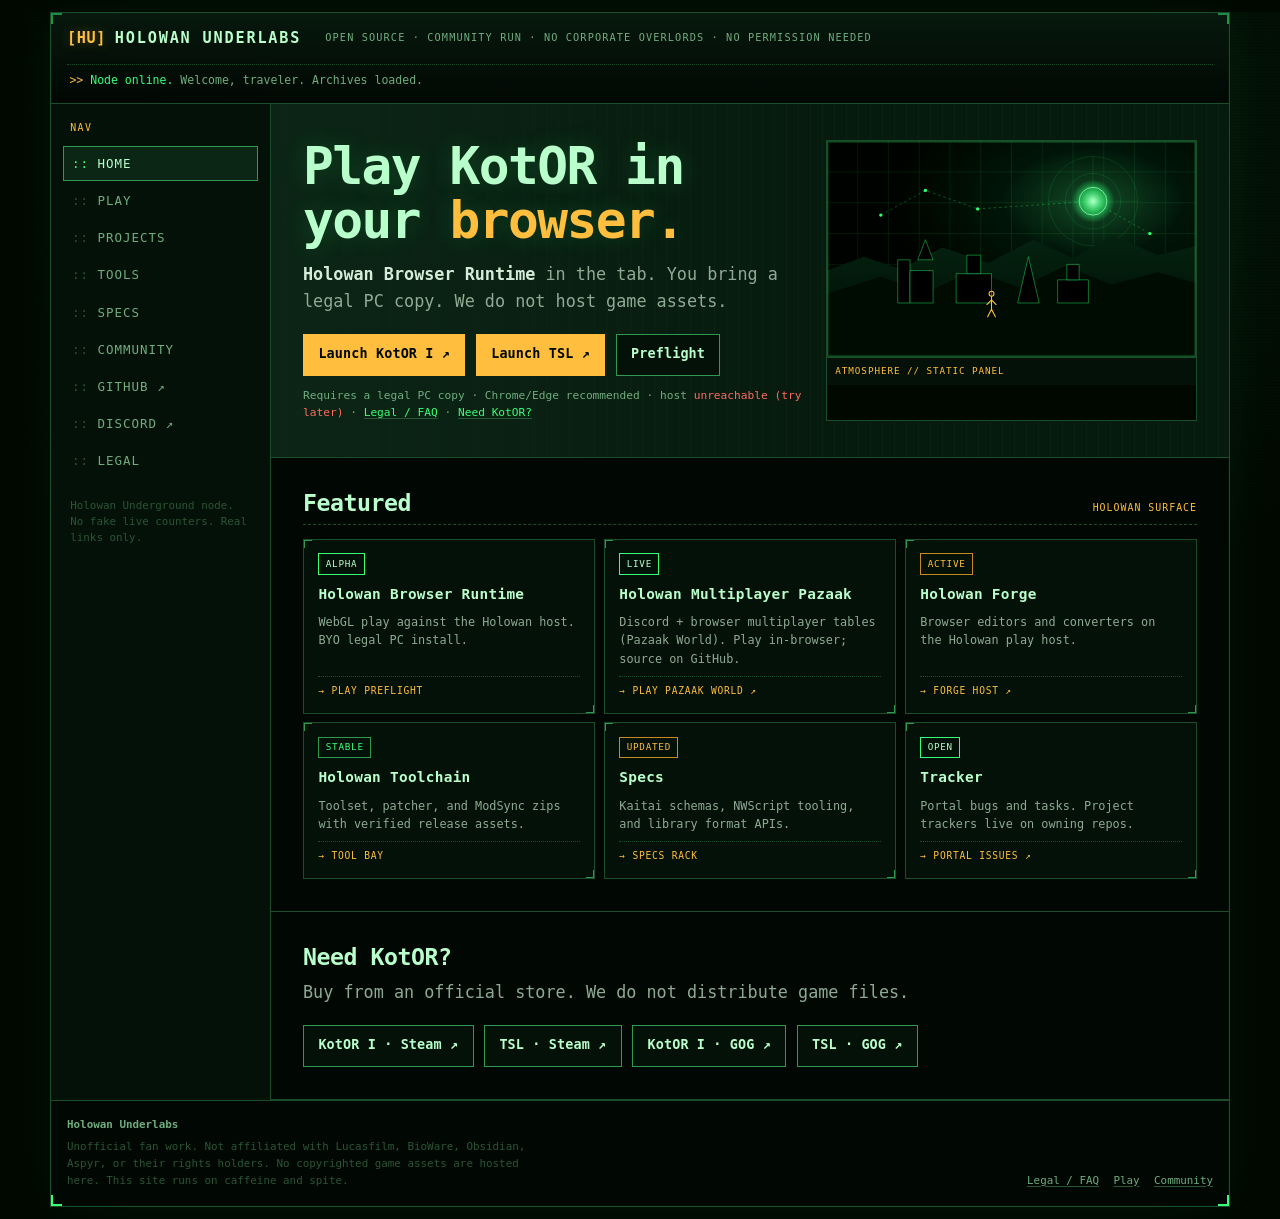
<file: site/index.html>
<!doctype html>
<html lang="en">
<head>
  <meta charset="utf-8">
  <meta name="viewport" content="width=device-width, initial-scale=1">
  <meta name="theme-color" content="#010402">
  <meta name="description" content="Holowan Underlabs — underground tooling, browser play, and experiments. Bring your own legal PC install.">
  <meta name="robots" content="index, follow">
  <meta property="og:type" content="website">
  <meta property="og:site_name" content="Holowan Underlabs">
  <meta property="og:title" content="Holowan Underlabs">
  <meta property="og:description" content="Open source · community run · browser play with your legal PC install.">
  <meta name="twitter:card" content="summary">
  <title>Holowan Underlabs</title>
  <link rel="icon" href="assets/favicon.svg" type="image/svg+xml">
  <link rel="stylesheet" href="css/terminal.css">
  <script defer src="js/site.js"></script>
</head>
<body>
  <a class="skip-link" href="#main">Skip to content</a>

  <div class="site-shell">
    <header class="top-bar">
      <a class="brand" href="index.html" aria-label="Holowan Underlabs home">
        <span class="brand-mark">[HU]</span>
        <span>Holowan Underlabs</span>
      </a>
      <p class="slogan">Open source · community run · no corporate overlords · no permission needed</p>
      <p class="access-line"><span class="boot-ok">Node online.</span> Welcome, traveler. Archives loaded.</p>
    </header>

    <div class="deck">
      <aside class="rail" aria-label="Site navigation">
        <p class="rail-label">Nav</p>
        <nav class="primary-nav" aria-label="Primary navigation">
          <a href="index.html">Home</a>
          <a class="nav-play" href="play.html">Play</a>
          <a href="projects.html">Projects</a>
          <a href="tools.html">Tools</a>
          <a href="specs.html">Specs</a>
          <a href="contact.html">Community</a>
          <a href="https://github.com/oldrepublicwizard/holowan-underlabs" target="_blank" rel="noopener noreferrer">GitHub ↗</a>
          <a href="https://discord.gg/FGegxdeDVV" target="_blank" rel="noopener noreferrer">Discord ↗</a>
          <a href="legal.html">Legal</a>
        </nav>
        <p class="rail-note">Holowan Underground node. No fake live counters. Real links only.</p>
      </aside>

      <div class="stage">
        <main id="main">
          <section class="hero-strip" aria-labelledby="hero-title">
            <div class="hero-copy">
              <h1 id="hero-title">Play KotOR in your <em>browser.</em></h1>
              <p class="lede">
                <strong>Holowan Browser Runtime</strong> in the tab. You bring a legal PC copy.
                We do not host game assets.
              </p>
              <div class="actions">
                <a class="button button-primary" href="https://play.swkotor.net/game/?key=kotor" target="_blank" rel="noopener noreferrer">Launch KotOR I ↗</a>
                <a class="button button-primary" href="https://play.swkotor.net/game/?key=tsl" target="_blank" rel="noopener noreferrer">Launch TSL ↗</a>
                <a class="button" href="play.html">Preflight</a>
              </div>
              <p class="microcopy">
                Requires a legal PC copy · Chrome/Edge recommended
                · host <span data-runtime-reach></span>
                · <a href="legal.html">Legal / FAQ</a>
                · <a href="index.html#buy">Need KotOR?</a>
              </p>
            </div>
            <aside class="hero-atmosphere" aria-label="Atmosphere panel">
              <img
                class="atmosphere-art"
                src="assets/hero-atmosphere.svg"
                width="480"
                height="280"
                alt=""
                decoding="async"
              >
              <p class="atmosphere-caption">Atmosphere // static panel</p>
            </aside>
          </section>

          <section class="section" aria-labelledby="featured-title">
            <div class="section-head">
              <h2 id="featured-title">Featured</h2>
              <span class="tag">Holowan surface</span>
            </div>
            <div class="project-grid">
              <a class="project-card" href="play.html">
                <span class="status-pill is-online">Alpha</span>
                <h3>Holowan Browser Runtime</h3>
                <p>WebGL play against the Holowan host. BYO legal PC install.</p>
                <span class="card-dest">→ Play preflight</span>
              </a>
              <a class="project-card" href="https://oldrepublicwizard.github.io/pazaak-world/" target="_blank" rel="noopener noreferrer">
                <span class="status-pill is-online">Live</span>
                <h3>Holowan Multiplayer Pazaak</h3>
                <p>Discord + browser multiplayer tables (Pazaak World). Play in-browser; source on GitHub.</p>
                <span class="card-dest">→ Play Pazaak World ↗</span>
              </a>
              <a class="project-card" href="https://play.swkotor.net/forge/" target="_blank" rel="noopener noreferrer">
                <span class="status-pill is-active">Active</span>
                <h3>Holowan Forge</h3>
                <p>Browser editors and converters on the Holowan play host.</p>
                <span class="card-dest">→ Forge host ↗</span>
              </a>
              <a class="project-card" href="tools.html">
                <span class="status-pill">Stable</span>
                <h3>Holowan Toolchain</h3>
                <p>Toolset, patcher, and ModSync zips with verified release assets.</p>
                <span class="card-dest">→ Tool bay</span>
              </a>
              <a class="project-card" href="specs.html">
                <span class="status-pill is-active">Updated</span>
                <h3>Specs</h3>
                <p>Kaitai schemas, NWScript tooling, and library format APIs.</p>
                <span class="card-dest">→ Specs rack</span>
              </a>
              <a class="project-card" href="https://github.com/oldrepublicwizard/holowan-underlabs/issues" target="_blank" rel="noopener noreferrer">
                <span class="status-pill is-online">Open</span>
                <h3>Tracker</h3>
                <p>Portal bugs and tasks. Project trackers live on owning repos.</p>
                <span class="card-dest">→ Portal issues ↗</span>
              </a>
            </div>
          </section>

          <section class="section" id="buy" aria-labelledby="buy-title">
            <h2 id="buy-title">Need KotOR?</h2>
            <p class="lede" style="margin-top:0.5rem">Buy from an official store. We do not distribute game files.</p>
            <div class="actions">
              <a class="button" href="https://store.steampowered.com/app/32370/" target="_blank" rel="noopener noreferrer">KotOR I · Steam ↗</a>
              <a class="button" href="https://store.steampowered.com/app/208580/" target="_blank" rel="noopener noreferrer">TSL · Steam ↗</a>
              <a class="button" href="https://www.gog.com/en/game/star_wars_knights_of_the_old_republic" target="_blank" rel="noopener noreferrer">KotOR I · GOG ↗</a>
              <a class="button" href="https://www.gog.com/en/game/star_wars_knights_of_the_old_republic_ii_the_sith_lords" target="_blank" rel="noopener noreferrer">TSL · GOG ↗</a>
            </div>
          </section>
        </main>
      </div>
    </div>

    <footer class="site-footer">
      <div>
        <strong>Holowan Underlabs</strong>
        <p class="legal">Unofficial fan work. Not affiliated with Lucasfilm, BioWare, Obsidian, Aspyr, or their rights holders. No copyrighted game assets are hosted here. This site runs on caffeine and spite.</p>
      </div>
      <nav class="footer-links" aria-label="Footer navigation">
        <a href="legal.html">Legal / FAQ</a>
        <a href="play.html">Play</a>
        <a href="contact.html">Community</a>
      </nav>
    </footer>
  </div>
</body>
</html>
</file>
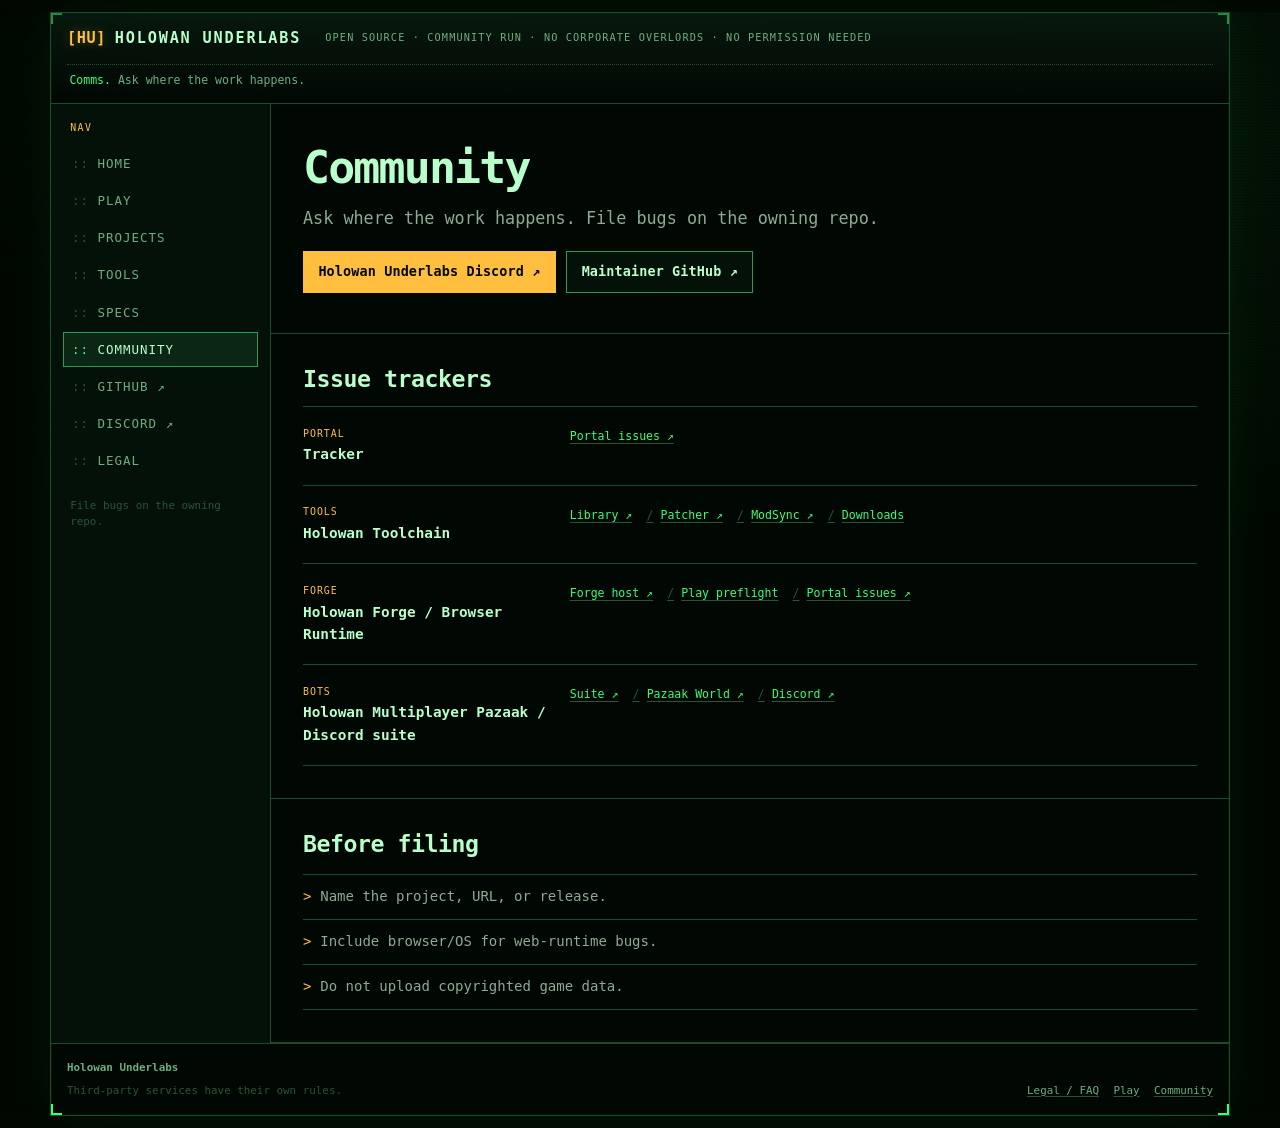
<file: site/contact.html>
<!doctype html>
<html lang="en">
<head>
  <meta charset="utf-8">
  <meta name="viewport" content="width=device-width, initial-scale=1">
  <meta name="theme-color" content="#010402">
  <meta name="description" content="Holowan Underlabs Discord and per-project issue trackers.">
  <title>Community — Holowan Underlabs</title>
  <link rel="icon" href="assets/favicon.svg" type="image/svg+xml">
  <link rel="stylesheet" href="css/terminal.css">
  <script defer src="js/site.js"></script>
</head>
<body>
  <a class="skip-link" href="#main">Skip to content</a>
  <div class="site-shell">
    <header class="top-bar">
      <a class="brand" href="index.html" aria-label="Holowan Underlabs home">
        <span class="brand-mark">[HU]</span>
        <span>Holowan Underlabs</span>
      </a>
      <p class="slogan">Open source · community run · no corporate overlords · no permission needed</p>
      <p class="access-line"><span>Comms.</span> Ask where the work happens.</p>
    </header>
    <div class="deck">
      <aside class="rail" aria-label="Site navigation">
        <p class="rail-label">Nav</p>
        <nav class="primary-nav" aria-label="Primary navigation">
          <a href="index.html">Home</a>
          <a class="nav-play" href="play.html">Play</a>
          <a href="projects.html">Projects</a>
          <a href="tools.html">Tools</a>
          <a href="specs.html">Specs</a>
          <a href="contact.html">Community</a>
          <a href="https://github.com/oldrepublicwizard/holowan-underlabs" target="_blank" rel="noopener noreferrer">GitHub ↗</a>
          <a href="https://discord.gg/FGegxdeDVV" target="_blank" rel="noopener noreferrer">Discord ↗</a>
          <a href="legal.html">Legal</a>
        </nav>
        <p class="rail-note">File bugs on the owning repo.</p>
      </aside>
      <div class="stage">
        <main id="main">
          <header class="page-hero">
            <h1>Community</h1>
            <p class="lede">Ask where the work happens. File bugs on the owning repo.</p>
            <div class="actions">
              <a class="button button-primary" href="https://discord.gg/FGegxdeDVV" target="_blank" rel="noopener noreferrer">Holowan Underlabs Discord ↗</a>
              <a class="button" href="https://github.com/oldrepublicwizard" target="_blank" rel="noopener noreferrer">Maintainer GitHub ↗</a>
            </div>
          </header>
          <section class="page-section resource-group">
            <h2>Issue trackers</h2>
            <div class="resource-list">
              <article class="resource-row">
                <div><span class="tag">Portal</span><h3>Tracker</h3></div>
                <div><p class="links"><a href="https://github.com/oldrepublicwizard/holowan-underlabs/issues">Portal issues ↗</a></p></div>
              </article>
              <article class="resource-row">
                <div><span class="tag">Tools</span><h3>Holowan Toolchain</h3></div>
                <div>
                  <p class="links">
                    <a href="https://github.com/oldrepublicwizard/PyKotor/issues" target="_blank" rel="noopener noreferrer">Library ↗</a>
                    <a href="https://github.com/oldrepublicwizard/HoloPatcher/issues" target="_blank" rel="noopener noreferrer">Patcher ↗</a>
                    <a href="https://github.com/oldrepublicwizard/ModSync/issues" target="_blank" rel="noopener noreferrer">ModSync ↗</a>
                    <a href="tools.html">Downloads</a>
                  </p>
                </div>
              </article>
              <article class="resource-row">
                <div><span class="tag">Forge</span><h3>Holowan Forge / Browser Runtime</h3></div>
                <div>
                  <p class="links">
                    <a href="https://play.swkotor.net/forge/" target="_blank" rel="noopener noreferrer">Forge host ↗</a>
                    <a href="play.html">Play preflight</a>
                    <a href="https://github.com/oldrepublicwizard/holowan-underlabs/issues" target="_blank" rel="noopener noreferrer">Portal issues ↗</a>
                  </p>
                </div>
              </article>
              <article class="resource-row">
                <div><span class="tag">Bots</span><h3>Holowan Multiplayer Pazaak / Discord suite</h3></div>
                <div>
                  <p class="links">
                    <a href="https://github.com/oldrepublicwizard/community-bots/issues" target="_blank" rel="noopener noreferrer">Suite ↗</a>
                    <a href="https://github.com/oldrepublicwizard/pazaak-world/issues" target="_blank" rel="noopener noreferrer">Pazaak World ↗</a>
                    <a href="https://discord.gg/FGegxdeDVV" target="_blank" rel="noopener noreferrer">Discord ↗</a>
                  </p>
                </div>
              </article>
            </div>
          </section>
          <section class="page-section">
            <h2>Before filing</h2>
            <ul class="plain-list">
              <li>Name the project, URL, or release.</li>
              <li>Include browser/OS for web-runtime bugs.</li>
              <li>Do not upload copyrighted game data.</li>
            </ul>
          </section>
        </main>
      </div>
    </div>
    <footer class="site-footer">
      <div>
        <strong>Holowan Underlabs</strong>
        <p class="legal">Third-party services have their own rules.</p>
      </div>
      <nav class="footer-links" aria-label="Footer navigation">
        <a href="legal.html">Legal / FAQ</a>
        <a href="play.html">Play</a>
        <a href="contact.html">Community</a>
      </nav>
    </footer>
  </div>
</body>
</html>
</file>
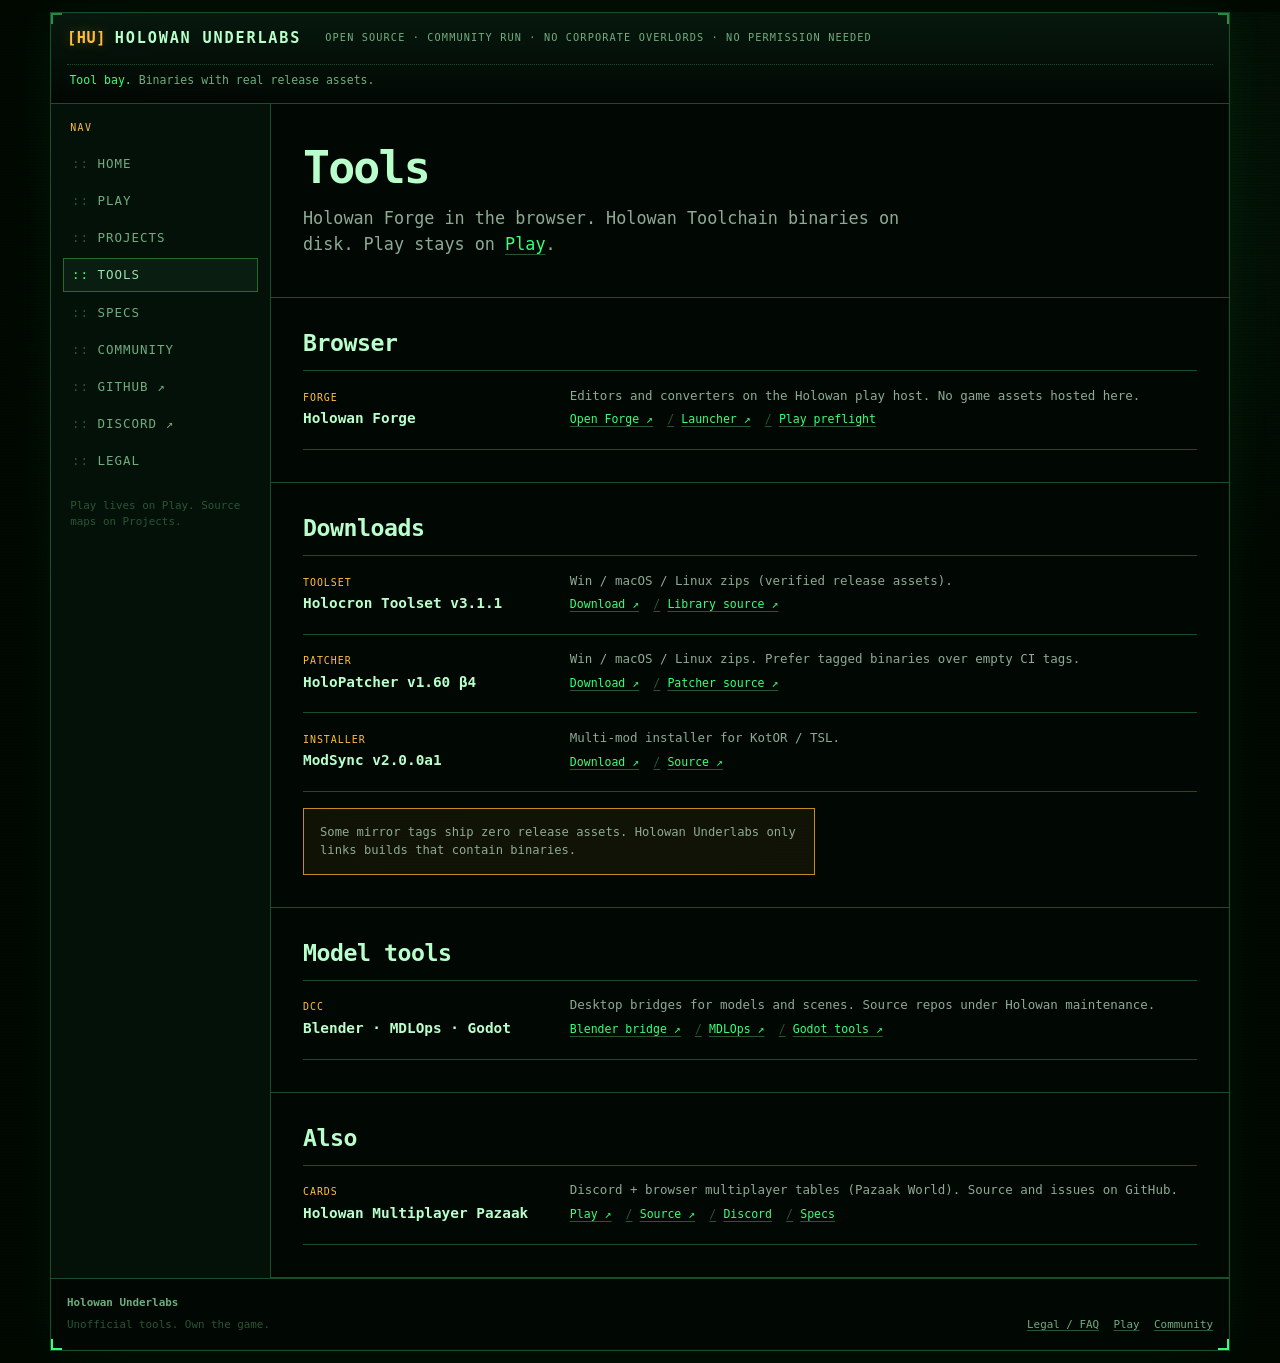
<file: site/downloads.html>
<!doctype html>
<html lang="en">
<head>
  <meta charset="utf-8">
  <meta name="viewport" content="width=device-width, initial-scale=1">
  <meta http-equiv="refresh" content="0; url=tools.html">
  <meta name="robots" content="noindex">
  <title>Redirecting to Tools — Holowan Underlabs</title>
  <link rel="icon" href="assets/favicon.svg" type="image/svg+xml">
  <link rel="stylesheet" href="css/terminal.css">
  <script defer src="js/site.js"></script>
</head>
<body>
  <a class="skip-link" href="#main">Skip to content</a>
  <div class="site-shell">
    <header class="top-bar">
      <a class="brand" href="index.html" aria-label="Holowan Underlabs home">
        <span class="brand-mark">[HU]</span>
        <span>Holowan Underlabs</span>
      </a>
      <p class="slogan">Open source · community run · no corporate overlords · no permission needed</p>
      <p class="access-line"><span>Redirect.</span> Tools bay.</p>
    </header>
    <div class="deck">
      <aside class="rail" aria-label="Site navigation">
        <p class="rail-label">Nav</p>
        <nav class="primary-nav" aria-label="Primary navigation">
          <a href="index.html">Home</a>
          <a class="nav-play" href="play.html">Play</a>
          <a href="projects.html">Projects</a>
          <a href="tools.html">Tools</a>
          <a href="specs.html">Specs</a>
          <a href="contact.html">Community</a>
          <a href="legal.html">Legal</a>
        </nav>
      </aside>
      <div class="stage">
        <main id="main">
          <header class="page-hero">
            <h1>Moved to Tools.</h1>
            <p class="lede">This path is kept for old bookmarks. Continue to <a href="tools.html">tools.html</a>.</p>
          </header>
        </main>
      </div>
    </div>
    <footer class="site-footer">
      <div>
        <strong>Holowan Underlabs</strong>
        <p class="legal">Bookmark redirect to Tools.</p>
      </div>
      <nav class="footer-links" aria-label="Footer navigation">
        <a href="legal.html">Legal / FAQ</a>
        <a href="play.html">Play</a>
        <a href="contact.html">Community</a>
      </nav>
    </footer>
  </div>
</body>
</html>
</file>
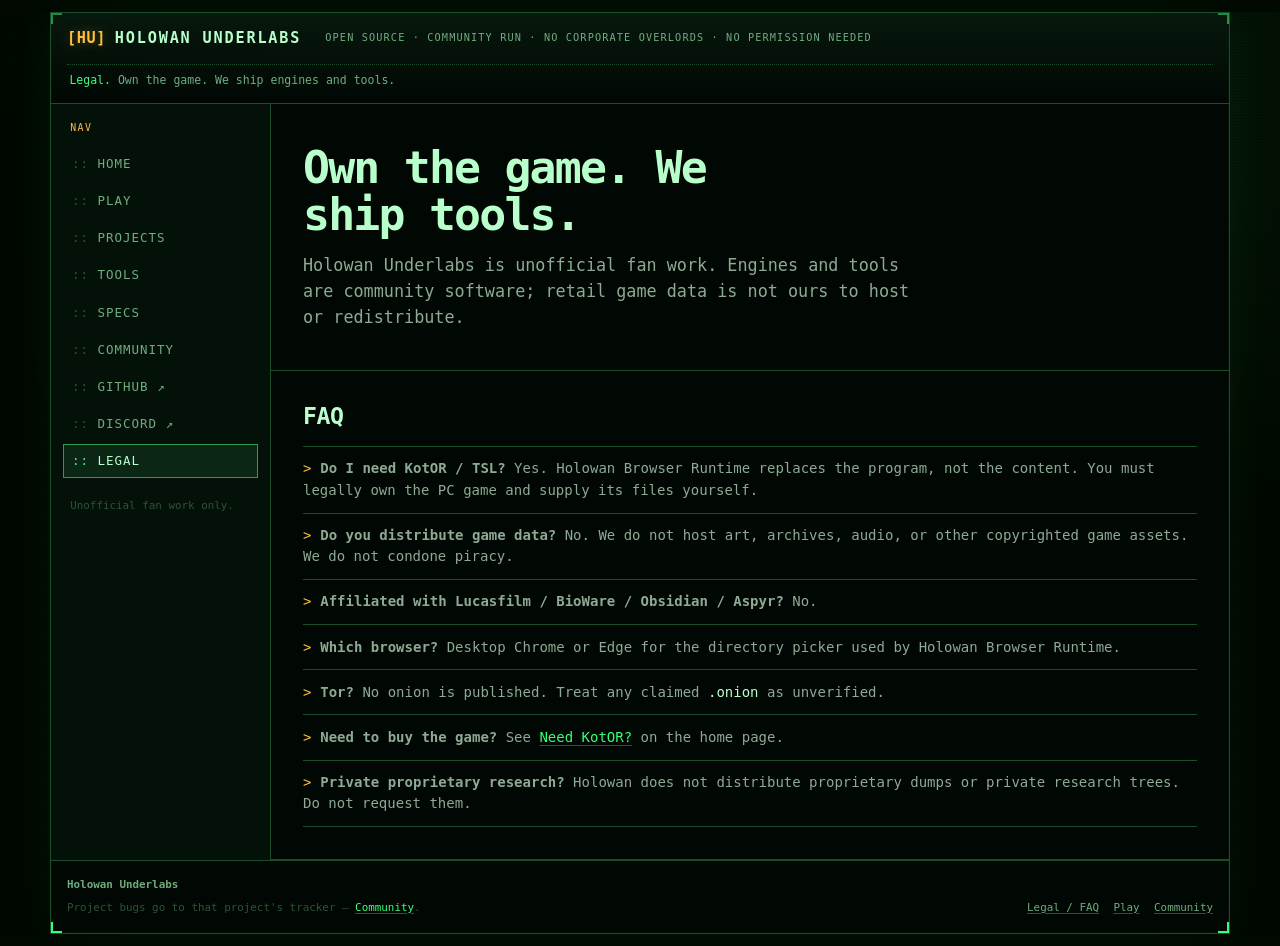
<file: site/legal.html>
<!doctype html>
<html lang="en">
<head>
  <meta charset="utf-8">
  <meta name="viewport" content="width=device-width, initial-scale=1">
  <meta name="theme-color" content="#010402">
  <meta name="description" content="Legal FAQ for Holowan Underlabs: own-game requirement, no asset hosting, affiliation.">
  <title>Legal and FAQ — Holowan Underlabs</title>
  <link rel="icon" href="assets/favicon.svg" type="image/svg+xml">
  <link rel="stylesheet" href="css/terminal.css">
  <script defer src="js/site.js"></script>
</head>
<body>
  <a class="skip-link" href="#main">Skip to content</a>
  <div class="site-shell">
    <header class="top-bar">
      <a class="brand" href="index.html" aria-label="Holowan Underlabs home">
        <span class="brand-mark">[HU]</span>
        <span>Holowan Underlabs</span>
      </a>
      <p class="slogan">Open source · community run · no corporate overlords · no permission needed</p>
      <p class="access-line"><span>Legal.</span> Own the game. We ship engines and tools.</p>
    </header>
    <div class="deck">
      <aside class="rail" aria-label="Site navigation">
        <p class="rail-label">Nav</p>
        <nav class="primary-nav" aria-label="Primary navigation">
          <a href="index.html">Home</a>
          <a class="nav-play" href="play.html">Play</a>
          <a href="projects.html">Projects</a>
          <a href="tools.html">Tools</a>
          <a href="specs.html">Specs</a>
          <a href="contact.html">Community</a>
          <a href="https://github.com/oldrepublicwizard/holowan-underlabs" target="_blank" rel="noopener noreferrer">GitHub ↗</a>
          <a href="https://discord.gg/FGegxdeDVV" target="_blank" rel="noopener noreferrer">Discord ↗</a>
          <a href="legal.html">Legal</a>
        </nav>
        <p class="rail-note">Unofficial fan work only.</p>
      </aside>
      <div class="stage">
        <main id="main">
          <header class="page-hero">
            <h1>Own the game. We ship tools.</h1>
            <p class="lede">
              Holowan Underlabs is unofficial fan work. Engines and tools are community software;
              retail game data is not ours to host or redistribute.
            </p>
          </header>
          <section class="page-section">
            <h2>FAQ</h2>
            <ul class="plain-list">
              <li><strong>Do I need KotOR / TSL?</strong> Yes. Holowan Browser Runtime replaces the program, not the content. You must legally own the PC game and supply its files yourself.</li>
              <li><strong>Do you distribute game data?</strong> No. We do not host art, archives, audio, or other copyrighted game assets. We do not condone piracy.</li>
              <li><strong>Affiliated with Lucasfilm / BioWare / Obsidian / Aspyr?</strong> No.</li>
              <li><strong>Which browser?</strong> Desktop Chrome or Edge for the directory picker used by Holowan Browser Runtime.</li>
              <li><strong>Tor?</strong> No onion is published. Treat any claimed <code>.onion</code> as unverified.</li>
              <li><strong>Need to buy the game?</strong> See <a href="index.html#buy">Need KotOR?</a> on the home page.</li>
              <li><strong>Private proprietary research?</strong> Holowan does not distribute proprietary dumps or private research trees. Do not request them.</li>
            </ul>
          </section>
        </main>
      </div>
    </div>
    <footer class="site-footer">
      <div>
        <strong>Holowan Underlabs</strong>
        <p class="legal">Project bugs go to that project's tracker — <a href="contact.html">Community</a>.</p>
      </div>
      <nav class="footer-links" aria-label="Footer navigation">
        <a href="legal.html">Legal / FAQ</a>
        <a href="play.html">Play</a>
        <a href="contact.html">Community</a>
      </nav>
    </footer>
  </div>
</body>
</html>
</file>
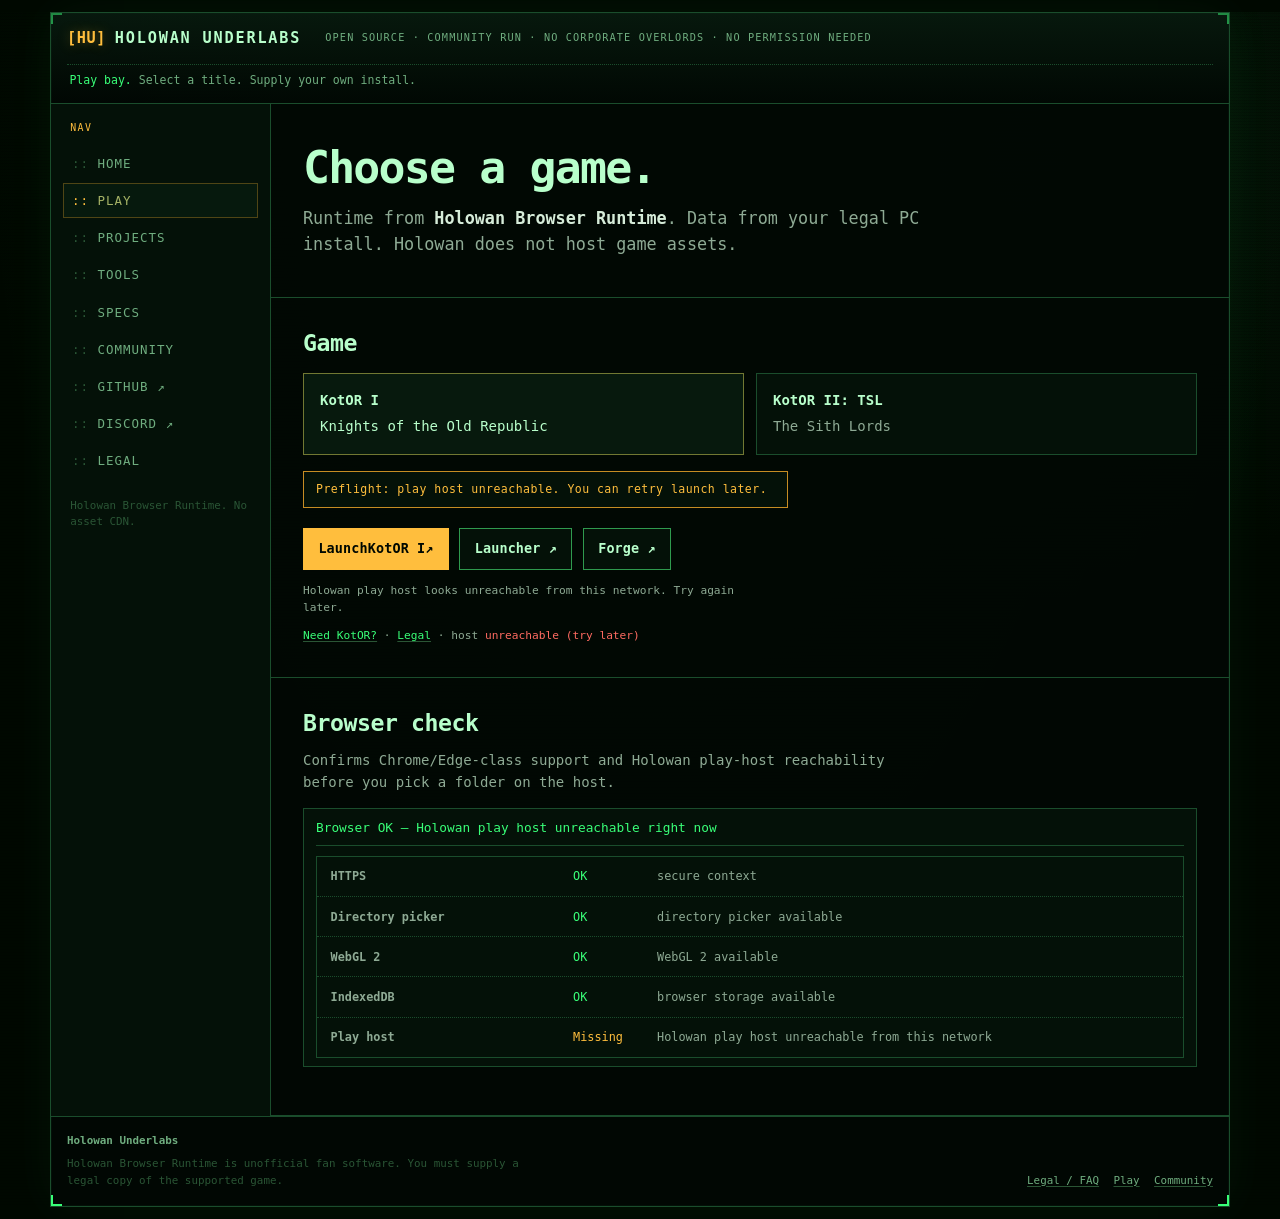
<file: site/mirrors.html>
<!doctype html>
<html lang="en">
<head>
  <meta charset="utf-8">
  <meta name="viewport" content="width=device-width, initial-scale=1">
  <meta http-equiv="refresh" content="0; url=play.html">
  <meta name="robots" content="noindex">
  <title>Redirecting to Play — Holowan Underlabs</title>
  <link rel="icon" href="assets/favicon.svg" type="image/svg+xml">
  <link rel="stylesheet" href="css/terminal.css">
  <script defer src="js/site.js"></script>
</head>
<body>
  <a class="skip-link" href="#main">Skip to content</a>
  <div class="site-shell">
    <header class="top-bar">
      <a class="brand" href="index.html" aria-label="Holowan Underlabs home">
        <span class="brand-mark">[HU]</span>
        <span>Holowan Underlabs</span>
      </a>
      <p class="slogan">Open source · community run · no corporate overlords · no permission needed</p>
      <p class="access-line"><span>Redirect.</span> Play bay.</p>
    </header>
    <div class="deck">
      <aside class="rail" aria-label="Site navigation">
        <p class="rail-label">Nav</p>
        <nav class="primary-nav" aria-label="Primary navigation">
          <a href="index.html">Home</a>
          <a class="nav-play" href="play.html">Play</a>
          <a href="projects.html">Projects</a>
          <a href="tools.html">Tools</a>
          <a href="specs.html">Specs</a>
          <a href="contact.html">Community</a>
          <a href="legal.html">Legal</a>
        </nav>
      </aside>
      <div class="stage">
        <main id="main">
          <header class="page-hero">
            <h1>Moved to Play.</h1>
            <p class="lede">Play endpoints live on the Play page. Continue to <a href="play.html">play.html</a>.</p>
          </header>
        </main>
      </div>
    </div>
    <footer class="site-footer">
      <div>
        <strong>Holowan Underlabs</strong>
        <p class="legal">Bookmark redirect to Play.</p>
      </div>
      <nav class="footer-links" aria-label="Footer navigation">
        <a href="legal.html">Legal / FAQ</a>
        <a href="play.html">Play</a>
        <a href="contact.html">Community</a>
      </nav>
    </footer>
  </div>
</body>
</html>
</file>
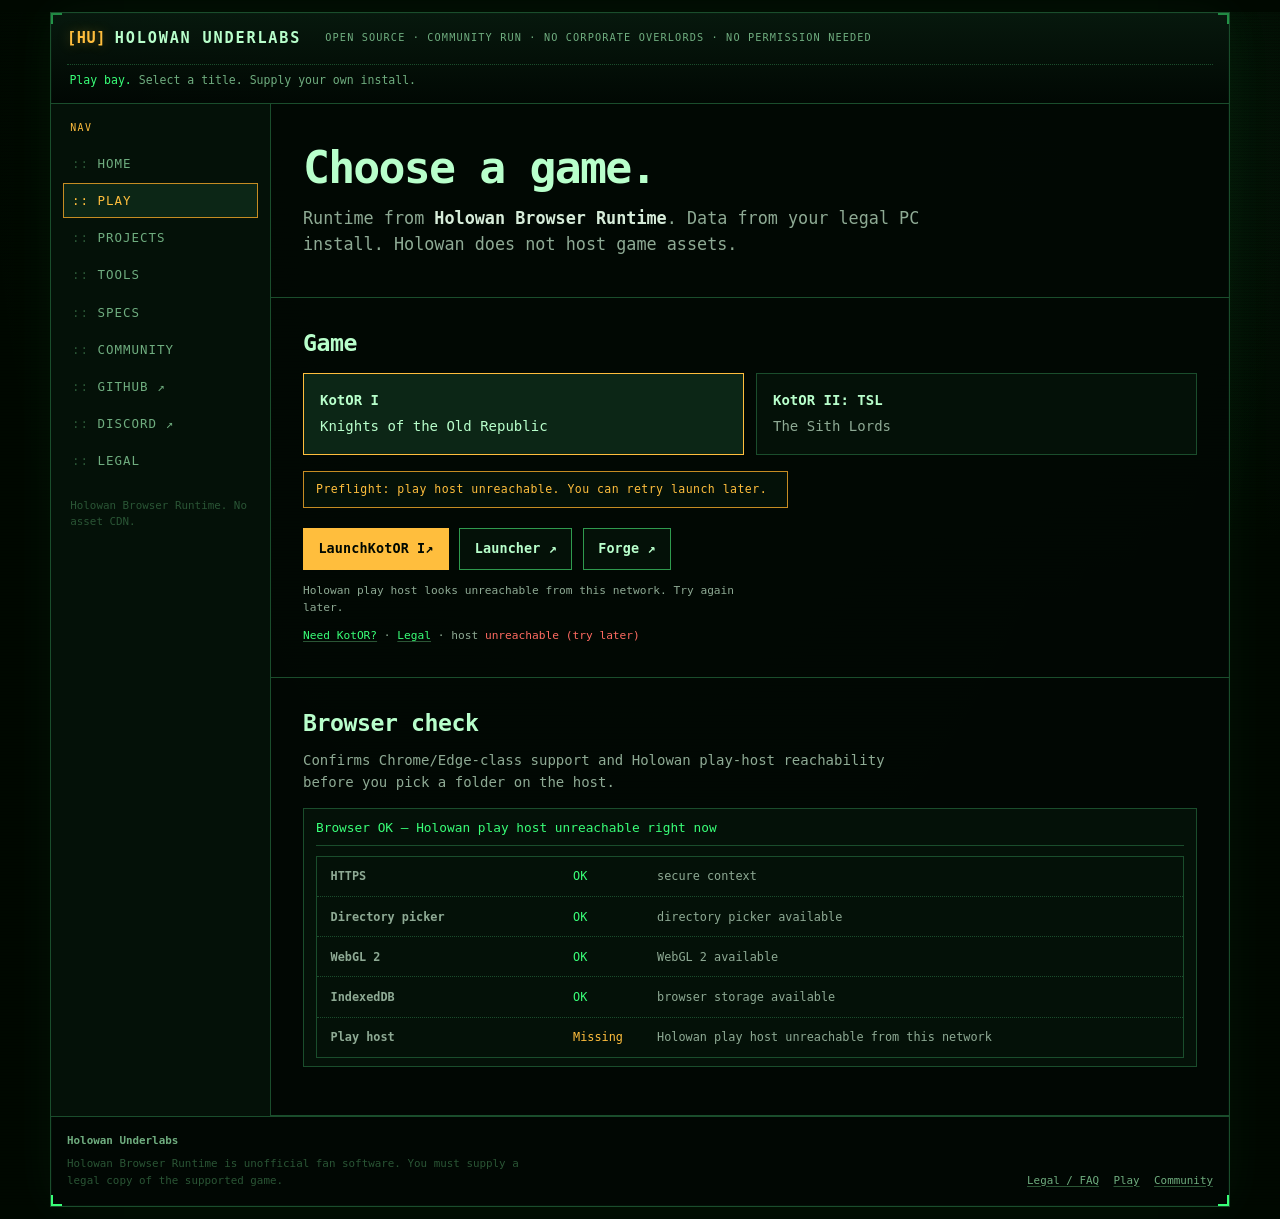
<file: site/play.html>
<!doctype html>
<html lang="en">
<head>
  <meta charset="utf-8">
  <meta name="viewport" content="width=device-width, initial-scale=1">
  <meta name="theme-color" content="#010402">
  <meta name="description" content="Launch KotOR I or TSL in the browser with Holowan Browser Runtime using your own local game installation.">
  <title>Play — Holowan Underlabs</title>
  <link rel="icon" href="assets/favicon.svg" type="image/svg+xml">
  <link rel="stylesheet" href="css/terminal.css">
  <script defer src="js/site.js"></script>
</head>
<body>
  <a class="skip-link" href="#main">Skip to content</a>
  <div class="site-shell">
    <header class="top-bar">
      <a class="brand" href="index.html" aria-label="Holowan Underlabs home">
        <span class="brand-mark">[HU]</span>
        <span>Holowan Underlabs</span>
      </a>
      <p class="slogan">Open source · community run · no corporate overlords · no permission needed</p>
      <p class="access-line"><span>Play bay.</span> Select a title. Supply your own install.</p>
    </header>
    <div class="deck">
      <aside class="rail" aria-label="Site navigation">
        <p class="rail-label">Nav</p>
        <nav class="primary-nav" aria-label="Primary navigation">
          <a href="index.html">Home</a>
          <a class="nav-play" href="play.html">Play</a>
          <a href="projects.html">Projects</a>
          <a href="tools.html">Tools</a>
          <a href="specs.html">Specs</a>
          <a href="contact.html">Community</a>
          <a href="https://github.com/oldrepublicwizard/holowan-underlabs" target="_blank" rel="noopener noreferrer">GitHub ↗</a>
          <a href="https://discord.gg/FGegxdeDVV" target="_blank" rel="noopener noreferrer">Discord ↗</a>
          <a href="legal.html">Legal</a>
        </nav>
        <p class="rail-note">Holowan Browser Runtime. No asset CDN.</p>
      </aside>
      <div class="stage">
        <main id="main">
          <header class="page-hero">
            <h1>Choose a game.</h1>
            <p class="lede">
              Runtime from <strong>Holowan Browser Runtime</strong>. Data from your legal PC install.
              Holowan does not host game assets.
            </p>
          </header>
          <section class="page-section" aria-labelledby="choose-title">
            <h2 id="choose-title">Game</h2>
            <div class="choice-grid">
              <a class="game-choice" data-game-choice="kotor" href="play.html?game=kotor">
                <strong>KotOR I</strong>
                <span>Knights of the Old Republic</span>
              </a>
              <a class="game-choice" data-game-choice="tsl" href="play.html?game=tsl">
                <strong>KotOR II: TSL</strong>
                <span>The Sith Lords</span>
              </a>
            </div>
            <p class="preflight-banner is-pending" data-preflight-banner>Preflight: starting…</p>
            <div class="actions">
              <a class="button button-primary" data-launch-target href="https://play.swkotor.net/game/?key=kotor" target="_blank" rel="noopener noreferrer">
                Launch <span data-selected-game>KotOR I</span> ↗
              </a>
              <a class="button" href="https://play.swkotor.net/launcher/" target="_blank" rel="noopener noreferrer">Launcher ↗</a>
              <a class="button" href="https://play.swkotor.net/forge/" target="_blank" rel="noopener noreferrer">Forge ↗</a>
            </div>
            <p class="microcopy" data-launch-note></p>
            <div class="notice" data-fallback hidden>
              Directory picker unavailable — use desktop Chrome or Edge for Holowan Browser Runtime.
            </div>
            <p class="microcopy">
              <a href="index.html#buy">Need KotOR?</a>
              · <a href="legal.html">Legal</a>
              · host <span data-runtime-reach></span>
            </p>
          </section>
          <section class="page-section" aria-labelledby="preflight-title">
            <h2 id="preflight-title">Browser check</h2>
            <p>Confirms Chrome/Edge-class support and Holowan play-host reachability before you pick a folder on the host.</p>
            <details class="preflight-details">
              <summary data-cap-summary>Checking browser…</summary>
              <div class="compatibility" aria-live="polite">
                <div class="capability-row" data-capability="secure">
                  <strong>HTTPS</strong>
                  <span data-cap-state>…</span>
                  <span data-cap-detail>…</span>
                </div>
                <div class="capability-row" data-capability="picker">
                  <strong>Directory picker</strong>
                  <span data-cap-state>…</span>
                  <span data-cap-detail>…</span>
                </div>
                <div class="capability-row" data-capability="webgl2">
                  <strong>WebGL 2</strong>
                  <span data-cap-state>…</span>
                  <span data-cap-detail>…</span>
                </div>
                <div class="capability-row" data-capability="indexeddb">
                  <strong>IndexedDB</strong>
                  <span data-cap-state>…</span>
                  <span data-cap-detail>…</span>
                </div>
                <div class="capability-row is-pending" data-capability="host">
                  <strong>Play host</strong>
                  <span data-cap-state>…</span>
                  <span data-cap-detail>checking…</span>
                </div>
              </div>
            </details>
          </section>
        </main>
      </div>
    </div>
    <footer class="site-footer">
      <div>
        <strong>Holowan Underlabs</strong>
        <p class="legal">Holowan Browser Runtime is unofficial fan software. You must supply a legal copy of the supported game.</p>
      </div>
      <nav class="footer-links" aria-label="Footer navigation">
        <a href="legal.html">Legal / FAQ</a>
        <a href="play.html">Play</a>
        <a href="contact.html">Community</a>
      </nav>
    </footer>
  </div>
</body>
</html>
</file>
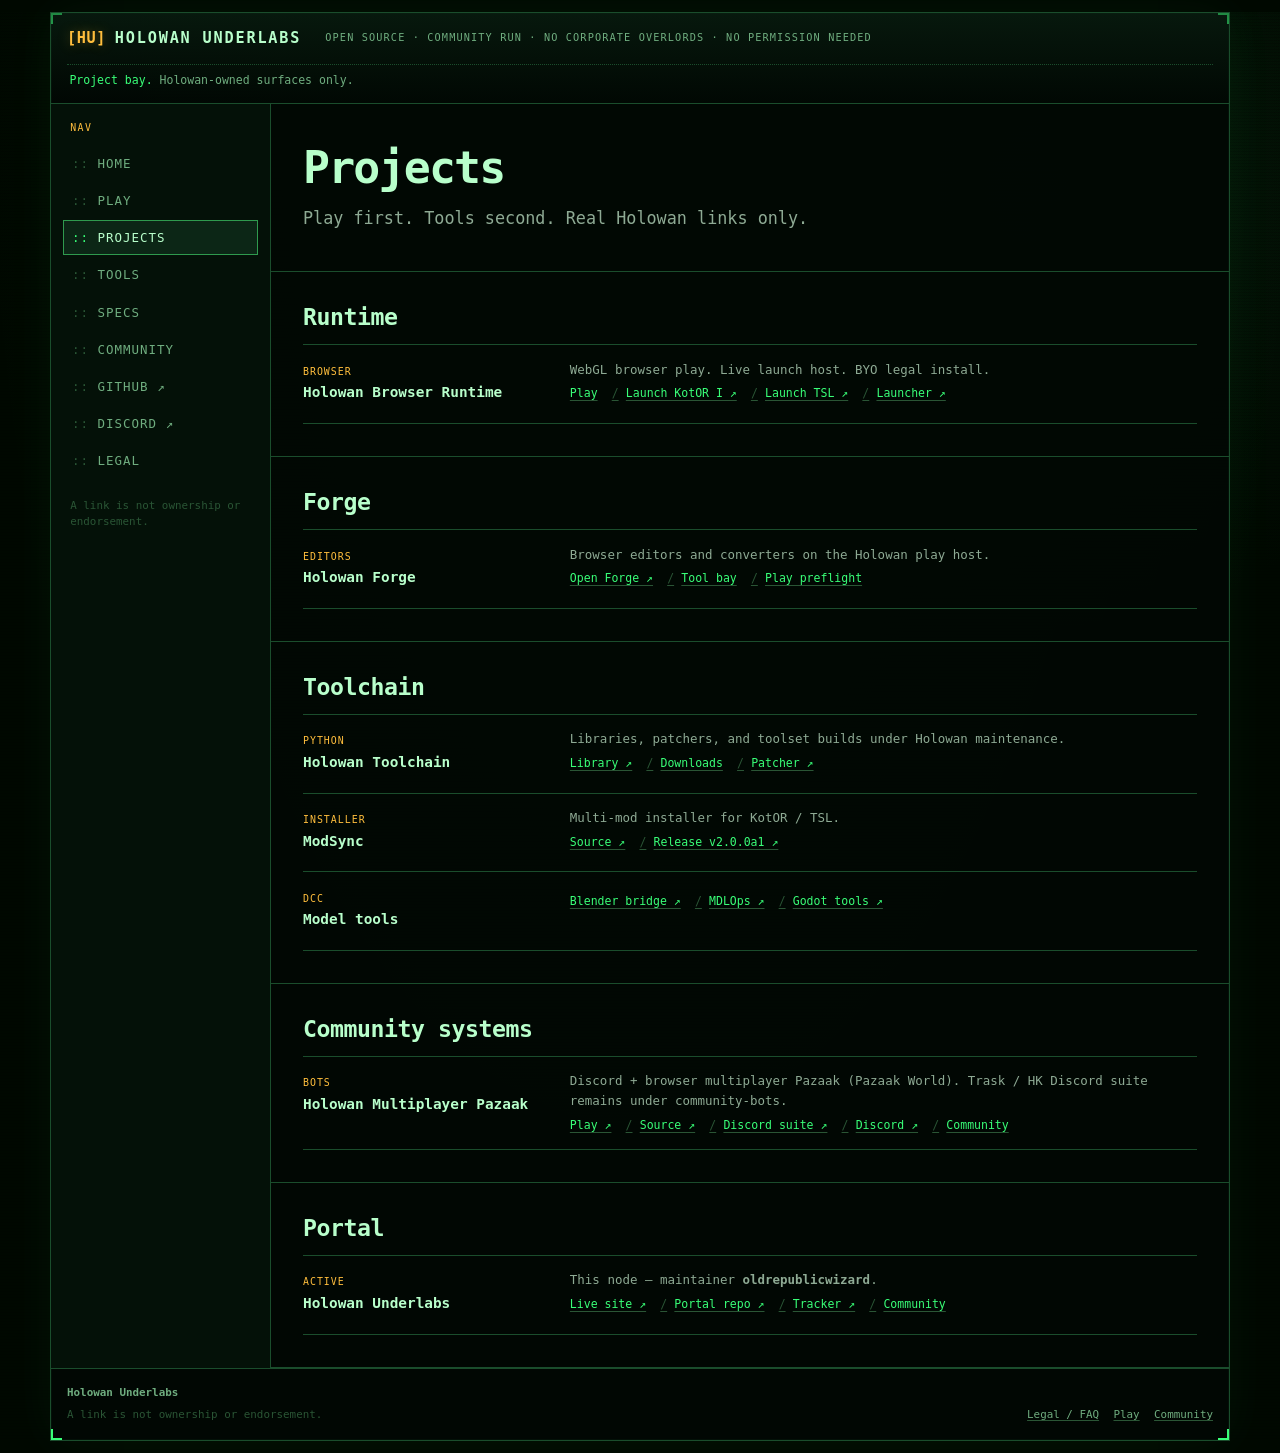
<file: site/projects.html>
<!doctype html>
<html lang="en">
<head>
  <meta charset="utf-8">
  <meta name="viewport" content="width=device-width, initial-scale=1">
  <meta name="theme-color" content="#010402">
  <meta name="description" content="Holowan Underlabs projects: Browser Runtime, Pazaak, Forge, Toolchain, Specs, Tracker.">
  <title>Projects — Holowan Underlabs</title>
  <link rel="icon" href="assets/favicon.svg" type="image/svg+xml">
  <link rel="stylesheet" href="css/terminal.css">
  <script defer src="js/site.js"></script>
</head>
<body>
  <a class="skip-link" href="#main">Skip to content</a>
  <div class="site-shell">
    <header class="top-bar">
      <a class="brand" href="index.html" aria-label="Holowan Underlabs home">
        <span class="brand-mark">[HU]</span>
        <span>Holowan Underlabs</span>
      </a>
      <p class="slogan">Open source · community run · no corporate overlords · no permission needed</p>
      <p class="access-line"><span>Project bay.</span> Holowan-owned surfaces only.</p>
    </header>
    <div class="deck">
      <aside class="rail" aria-label="Site navigation">
        <p class="rail-label">Nav</p>
        <nav class="primary-nav" aria-label="Primary navigation">
          <a href="index.html">Home</a>
          <a class="nav-play" href="play.html">Play</a>
          <a href="projects.html">Projects</a>
          <a href="tools.html">Tools</a>
          <a href="specs.html">Specs</a>
          <a href="contact.html">Community</a>
          <a href="https://github.com/oldrepublicwizard/holowan-underlabs" target="_blank" rel="noopener noreferrer">GitHub ↗</a>
          <a href="https://discord.gg/FGegxdeDVV" target="_blank" rel="noopener noreferrer">Discord ↗</a>
          <a href="legal.html">Legal</a>
        </nav>
        <p class="rail-note">A link is not ownership or endorsement.</p>
      </aside>
      <div class="stage">
        <main id="main">
          <header class="page-hero">
            <h1>Projects</h1>
            <p class="lede">Play first. Tools second. Real Holowan links only.</p>
          </header>

          <section class="page-section resource-group" id="runtime">
            <h2>Runtime</h2>
            <div class="resource-list">
              <article class="resource-row">
                <div><span class="tag">Browser</span><h3>Holowan Browser Runtime</h3></div>
                <div>
                  <p>WebGL browser play. Live launch host. BYO legal install.</p>
                  <p class="links">
                    <a href="play.html">Play</a>
                    <a href="https://play.swkotor.net/game/?key=kotor" target="_blank" rel="noopener noreferrer">Launch KotOR I ↗</a>
                    <a href="https://play.swkotor.net/game/?key=tsl" target="_blank" rel="noopener noreferrer">Launch TSL ↗</a>
                    <a href="https://play.swkotor.net/launcher/" target="_blank" rel="noopener noreferrer">Launcher ↗</a>
                  </p>
                </div>
              </article>
            </div>
          </section>

          <section class="page-section resource-group" id="forge">
            <h2>Forge</h2>
            <div class="resource-list">
              <article class="resource-row">
                <div><span class="tag">Editors</span><h3>Holowan Forge</h3></div>
                <div>
                  <p>Browser editors and converters on the Holowan play host.</p>
                  <p class="links">
                    <a href="https://play.swkotor.net/forge/" target="_blank" rel="noopener noreferrer">Open Forge ↗</a>
                    <a href="tools.html">Tool bay</a>
                    <a href="play.html">Play preflight</a>
                  </p>
                </div>
              </article>
            </div>
          </section>

          <section class="page-section resource-group" id="tools">
            <h2>Toolchain</h2>
            <div class="resource-list">
              <article class="resource-row">
                <div><span class="tag">Python</span><h3>Holowan Toolchain</h3></div>
                <div>
                  <p>Libraries, patchers, and toolset builds under Holowan maintenance.</p>
                  <p class="links">
                    <a href="https://github.com/oldrepublicwizard/PyKotor" target="_blank" rel="noopener noreferrer">Library ↗</a>
                    <a href="tools.html">Downloads</a>
                    <a href="https://github.com/oldrepublicwizard/HoloPatcher" target="_blank" rel="noopener noreferrer">Patcher ↗</a>
                  </p>
                </div>
              </article>
              <article class="resource-row">
                <div><span class="tag">Installer</span><h3>ModSync</h3></div>
                <div>
                  <p>Multi-mod installer for KotOR / TSL.</p>
                  <p class="links">
                    <a href="https://github.com/oldrepublicwizard/ModSync" target="_blank" rel="noopener noreferrer">Source ↗</a>
                    <a href="https://github.com/oldrepublicwizard/ModSync/releases/tag/v2.0.0a1" target="_blank" rel="noopener noreferrer">Release v2.0.0a1 ↗</a>
                  </p>
                </div>
              </article>
              <article class="resource-row">
                <div><span class="tag">DCC</span><h3>Model tools</h3></div>
                <div>
                  <p class="links">
                    <a href="https://github.com/oldrepublicwizard/kotorblender" target="_blank" rel="noopener noreferrer">Blender bridge ↗</a>
                    <a href="https://github.com/oldrepublicwizard/MDLOps" target="_blank" rel="noopener noreferrer">MDLOps ↗</a>
                    <a href="https://github.com/oldrepublicwizard/godot-kotor-tools" target="_blank" rel="noopener noreferrer">Godot tools ↗</a>
                  </p>
                </div>
              </article>
            </div>
          </section>

          <section class="page-section resource-group" id="community">
            <h2>Community systems</h2>
            <div class="resource-list">
              <article class="resource-row">
                <div><span class="tag">Bots</span><h3>Holowan Multiplayer Pazaak</h3></div>
                <div>
                  <p>
                    Discord + browser multiplayer Pazaak (Pazaak World).
                    Trask / HK Discord suite remains under community-bots.
                  </p>
                  <p class="links">
                    <a href="https://oldrepublicwizard.github.io/pazaak-world/" target="_blank" rel="noopener noreferrer">Play ↗</a>
                    <a href="https://github.com/oldrepublicwizard/pazaak-world" target="_blank" rel="noopener noreferrer">Source ↗</a>
                    <a href="https://github.com/oldrepublicwizard/community-bots" target="_blank" rel="noopener noreferrer">Discord suite ↗</a>
                    <a href="https://discord.gg/FGegxdeDVV" target="_blank" rel="noopener noreferrer">Discord ↗</a>
                    <a href="contact.html">Community</a>
                  </p>
                </div>
              </article>
            </div>
          </section>

          <section class="page-section resource-group" id="portal">
            <h2>Portal</h2>
            <div class="resource-list">
              <article class="resource-row">
                <div><span class="tag">Active</span><h3>Holowan Underlabs</h3></div>
                <div>
                  <p>This node — maintainer <strong>oldrepublicwizard</strong>.</p>
                  <p class="links">
                    <a href="https://oldrepublicwizard.github.io/holowan-underlabs/">Live site ↗</a>
                    <a href="https://github.com/oldrepublicwizard/holowan-underlabs">Portal repo ↗</a>
                    <a href="https://github.com/oldrepublicwizard/holowan-underlabs/issues">Tracker ↗</a>
                    <a href="contact.html">Community</a>
                  </p>
                </div>
              </article>
            </div>
          </section>
        </main>
      </div>
    </div>
    <footer class="site-footer">
      <div>
        <strong>Holowan Underlabs</strong>
        <p class="legal">A link is not ownership or endorsement.</p>
      </div>
      <nav class="footer-links" aria-label="Footer navigation">
        <a href="legal.html">Legal / FAQ</a>
        <a href="play.html">Play</a>
        <a href="contact.html">Community</a>
      </nav>
    </footer>
  </div>
</body>
</html>
</file>
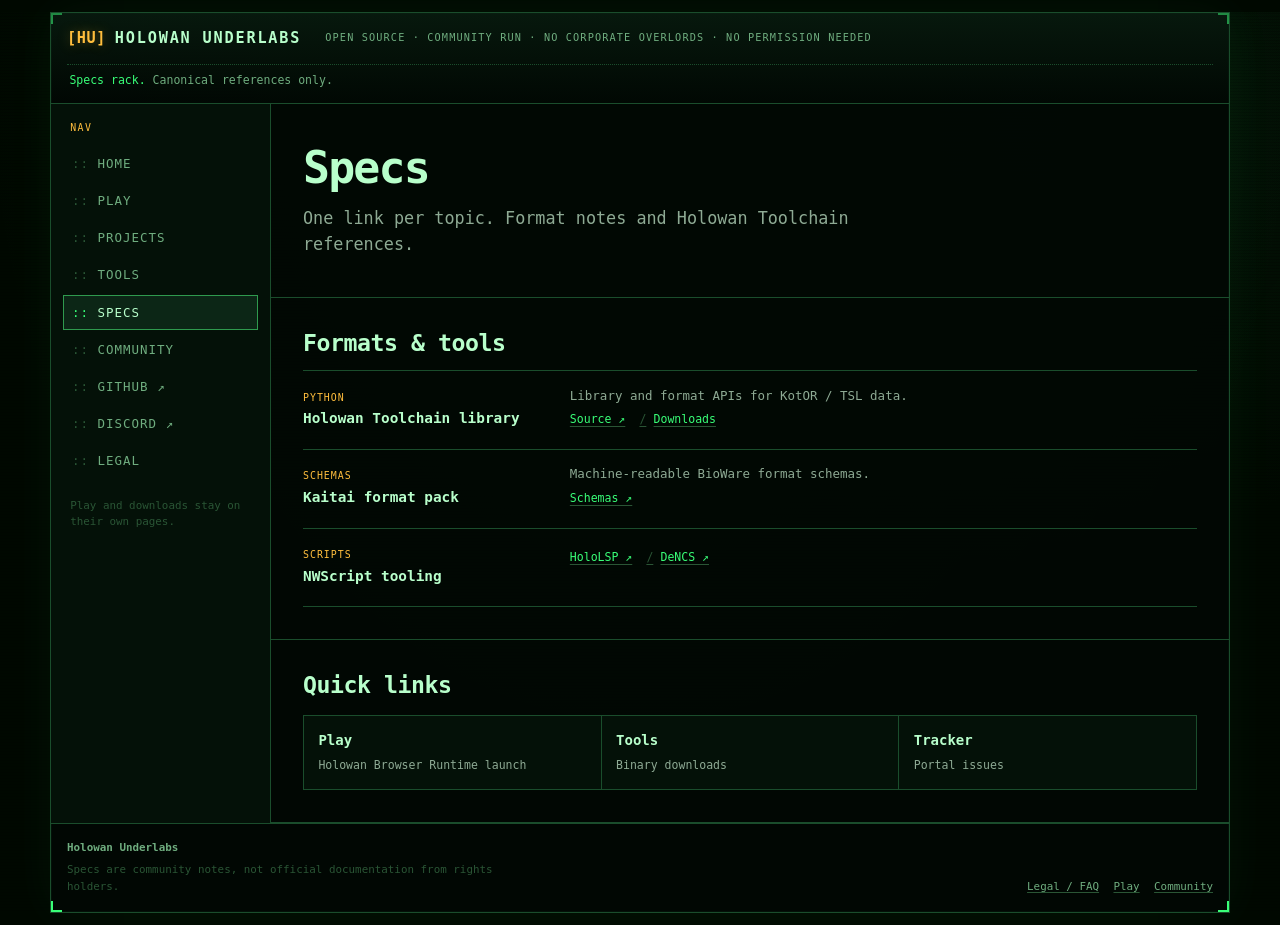
<file: site/specs.html>
<!doctype html>
<html lang="en">
<head>
  <meta charset="utf-8">
  <meta name="viewport" content="width=device-width, initial-scale=1">
  <meta name="theme-color" content="#010402">
  <meta name="description" content="Format schemas and Holowan Toolchain docs — Holowan Underlabs.">
  <title>Specs — Holowan Underlabs</title>
  <link rel="icon" href="assets/favicon.svg" type="image/svg+xml">
  <link rel="stylesheet" href="css/terminal.css">
  <script defer src="js/site.js"></script>
</head>
<body>
  <a class="skip-link" href="#main">Skip to content</a>
  <div class="site-shell">
    <header class="top-bar">
      <a class="brand" href="index.html" aria-label="Holowan Underlabs home">
        <span class="brand-mark">[HU]</span>
        <span>Holowan Underlabs</span>
      </a>
      <p class="slogan">Open source · community run · no corporate overlords · no permission needed</p>
      <p class="access-line"><span>Specs rack.</span> Canonical references only.</p>
    </header>
    <div class="deck">
      <aside class="rail" aria-label="Site navigation">
        <p class="rail-label">Nav</p>
        <nav class="primary-nav" aria-label="Primary navigation">
          <a href="index.html">Home</a>
          <a class="nav-play" href="play.html">Play</a>
          <a href="projects.html">Projects</a>
          <a href="tools.html">Tools</a>
          <a href="specs.html">Specs</a>
          <a href="contact.html">Community</a>
          <a href="https://github.com/oldrepublicwizard/holowan-underlabs" target="_blank" rel="noopener noreferrer">GitHub ↗</a>
          <a href="https://discord.gg/FGegxdeDVV" target="_blank" rel="noopener noreferrer">Discord ↗</a>
          <a href="legal.html">Legal</a>
        </nav>
        <p class="rail-note">Play and downloads stay on their own pages.</p>
      </aside>
      <div class="stage">
        <main id="main">
          <header class="page-hero">
            <h1>Specs</h1>
            <p class="lede">One link per topic. Format notes and Holowan Toolchain references.</p>
          </header>
          <section class="page-section resource-group">
            <h2>Formats &amp; tools</h2>
            <div class="resource-list">
              <article class="resource-row">
                <div><span class="tag">Python</span><h3>Holowan Toolchain library</h3></div>
                <div>
                  <p>Library and format APIs for KotOR / TSL data.</p>
                  <p class="links">
                    <a href="https://github.com/oldrepublicwizard/PyKotor">Source ↗</a>
                    <a href="tools.html">Downloads</a>
                  </p>
                </div>
              </article>
              <article class="resource-row">
                <div><span class="tag">Schemas</span><h3>Kaitai format pack</h3></div>
                <div>
                  <p>Machine-readable BioWare format schemas.</p>
                  <p class="links">
                    <a href="https://github.com/KotORPublicDomain/bioware-kaitai-formats">Schemas ↗</a>
                  </p>
                </div>
              </article>
              <article class="resource-row">
                <div><span class="tag">Scripts</span><h3>NWScript tooling</h3></div>
                <div>
                  <p class="links">
                    <a href="https://github.com/KotORPublicDomain/HoloLSP">HoloLSP ↗</a>
                    <a href="https://github.com/KotORPublicDomain/DeNCS">DeNCS ↗</a>
                  </p>
                </div>
              </article>
            </div>
          </section>
          <section class="page-section">
            <h2>Quick links</h2>
            <div class="format-grid">
              <a class="format-link" href="play.html">
                <strong>Play</strong>
                <span>Holowan Browser Runtime launch</span>
              </a>
              <a class="format-link" href="tools.html">
                <strong>Tools</strong>
                <span>Binary downloads</span>
              </a>
              <a class="format-link" href="https://github.com/oldrepublicwizard/holowan-underlabs/issues" target="_blank" rel="noopener noreferrer">
                <strong>Tracker</strong>
                <span>Portal issues</span>
              </a>
            </div>
          </section>
        </main>
      </div>
    </div>
    <footer class="site-footer">
      <div>
        <strong>Holowan Underlabs</strong>
        <p class="legal">Specs are community notes, not official documentation from rights holders.</p>
      </div>
      <nav class="footer-links" aria-label="Footer navigation">
        <a href="legal.html">Legal / FAQ</a>
        <a href="play.html">Play</a>
        <a href="contact.html">Community</a>
      </nav>
    </footer>
  </div>
</body>
</html>
</file>
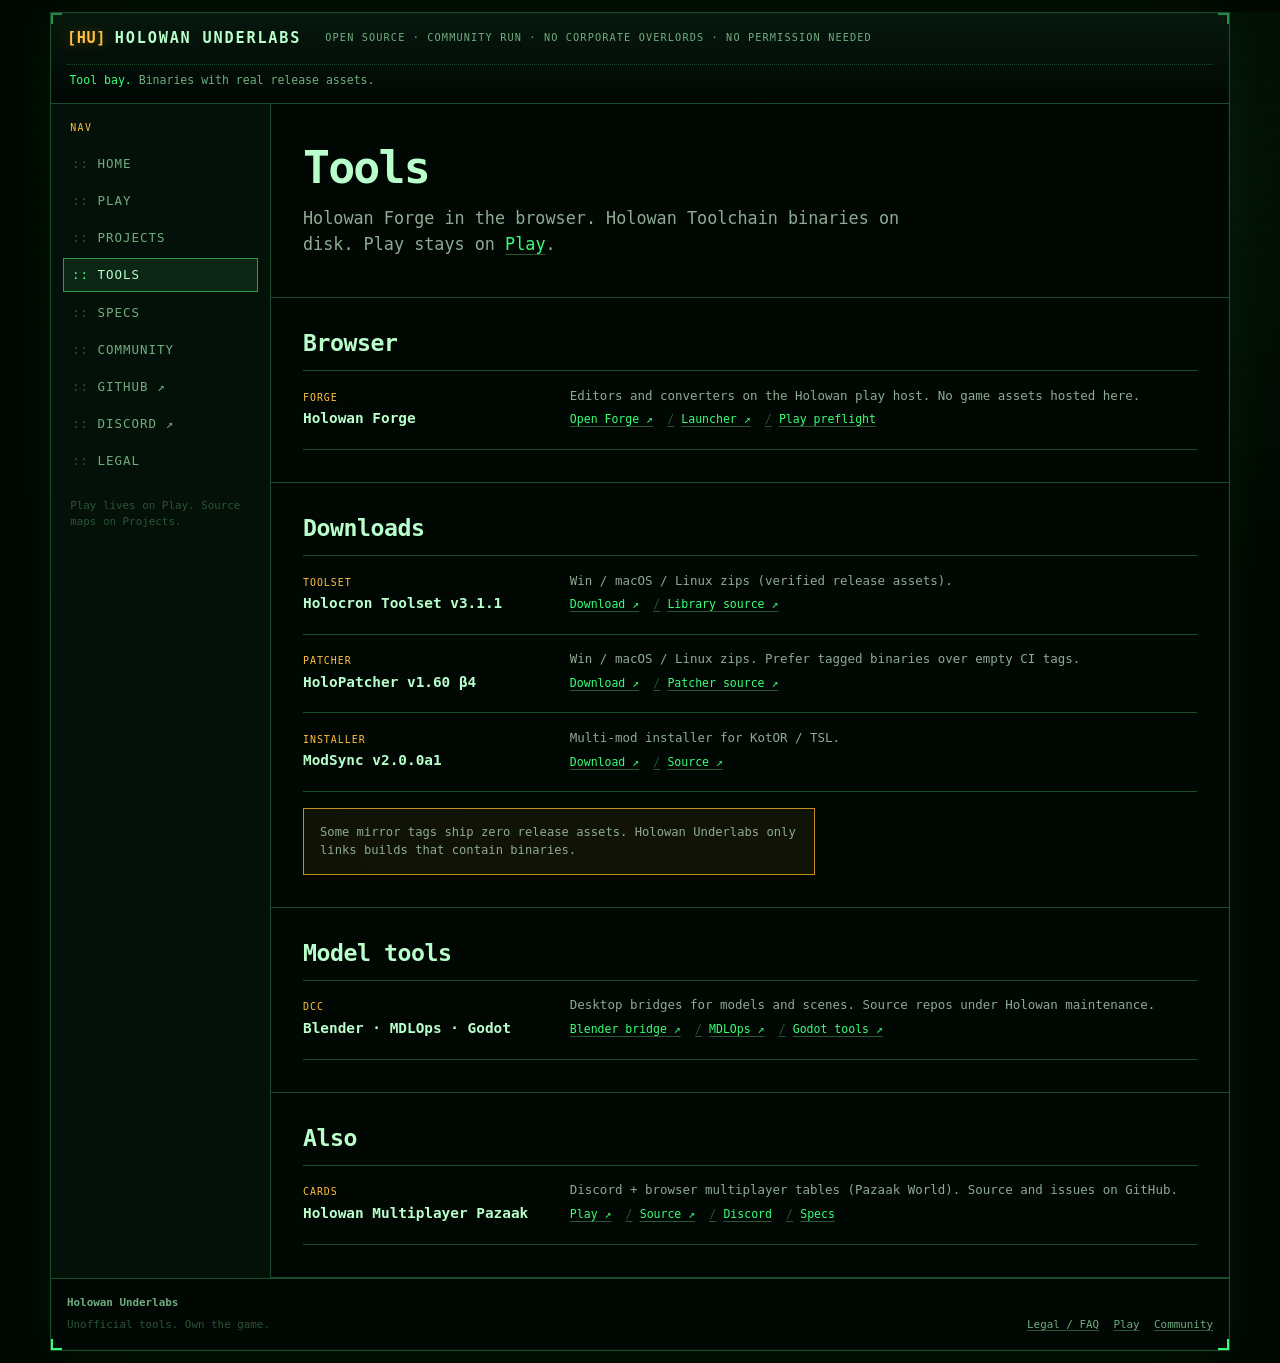
<file: site/tools.html>
<!doctype html>
<html lang="en">
<head>
  <meta charset="utf-8">
  <meta name="viewport" content="width=device-width, initial-scale=1">
  <meta name="theme-color" content="#010402">
  <meta name="description" content="Tagged downloads for Holowan Toolchain — toolset, patcher, ModSync — Holowan Underlabs.">
  <title>Tools — Holowan Underlabs</title>
  <link rel="icon" href="assets/favicon.svg" type="image/svg+xml">
  <link rel="stylesheet" href="css/terminal.css">
  <script defer src="js/site.js"></script>
</head>
<body>
  <a class="skip-link" href="#main">Skip to content</a>
  <div class="site-shell">
    <header class="top-bar">
      <a class="brand" href="index.html" aria-label="Holowan Underlabs home">
        <span class="brand-mark">[HU]</span>
        <span>Holowan Underlabs</span>
      </a>
      <p class="slogan">Open source · community run · no corporate overlords · no permission needed</p>
      <p class="access-line"><span>Tool bay.</span> Binaries with real release assets.</p>
    </header>
    <div class="deck">
      <aside class="rail" aria-label="Site navigation">
        <p class="rail-label">Nav</p>
        <nav class="primary-nav" aria-label="Primary navigation">
          <a href="index.html">Home</a>
          <a class="nav-play" href="play.html">Play</a>
          <a href="projects.html">Projects</a>
          <a href="tools.html">Tools</a>
          <a href="specs.html">Specs</a>
          <a href="contact.html">Community</a>
          <a href="https://github.com/oldrepublicwizard/holowan-underlabs" target="_blank" rel="noopener noreferrer">GitHub ↗</a>
          <a href="https://discord.gg/FGegxdeDVV" target="_blank" rel="noopener noreferrer">Discord ↗</a>
          <a href="legal.html">Legal</a>
        </nav>
        <p class="rail-note">Play lives on Play. Source maps on Projects.</p>
      </aside>
      <div class="stage">
        <main id="main">
          <header class="page-hero">
            <h1>Tools</h1>
            <p class="lede">Holowan Forge in the browser. Holowan Toolchain binaries on disk. Play stays on <a href="play.html">Play</a>.</p>
          </header>
          <section class="page-section resource-group">
            <h2>Browser</h2>
            <div class="resource-list">
              <article class="resource-row">
                <div><span class="tag">Forge</span><h3>Holowan Forge</h3></div>
                <div>
                  <p>Editors and converters on the Holowan play host. No game assets hosted here.</p>
                  <p class="links">
                    <a href="https://play.swkotor.net/forge/" target="_blank" rel="noopener noreferrer">Open Forge ↗</a>
                    <a href="https://play.swkotor.net/launcher/" target="_blank" rel="noopener noreferrer">Launcher ↗</a>
                    <a href="play.html">Play preflight</a>
                  </p>
                </div>
              </article>
            </div>
          </section>
          <section class="page-section resource-group">
            <h2>Downloads</h2>
            <div class="resource-list">
              <article class="resource-row">
                <div><span class="tag">Toolset</span><h3>Holocron Toolset v3.1.1</h3></div>
                <div>
                  <p>Win / macOS / Linux zips (verified release assets).</p>
                  <p class="links">
                    <a href="https://github.com/NickHugi/PyKotor/releases/tag/v3.1.1-toolset" target="_blank" rel="noopener noreferrer">Download ↗</a>
                    <a href="https://github.com/oldrepublicwizard/PyKotor" target="_blank" rel="noopener noreferrer">Library source ↗</a>
                  </p>
                </div>
              </article>
              <article class="resource-row">
                <div><span class="tag">Patcher</span><h3>HoloPatcher v1.60 β4</h3></div>
                <div>
                  <p>Win / macOS / Linux zips. Prefer tagged binaries over empty CI tags.</p>
                  <p class="links">
                    <a href="https://github.com/NickHugi/PyKotor/releases/tag/v1.60-patcher-beta4" target="_blank" rel="noopener noreferrer">Download ↗</a>
                    <a href="https://github.com/oldrepublicwizard/HoloPatcher" target="_blank" rel="noopener noreferrer">Patcher source ↗</a>
                  </p>
                </div>
              </article>
              <article class="resource-row">
                <div><span class="tag">Installer</span><h3>ModSync v2.0.0a1</h3></div>
                <div>
                  <p>Multi-mod installer for KotOR / TSL.</p>
                  <p class="links">
                    <a href="https://github.com/oldrepublicwizard/ModSync/releases/tag/v2.0.0a1" target="_blank" rel="noopener noreferrer">Download ↗</a>
                    <a href="https://github.com/oldrepublicwizard/ModSync" target="_blank" rel="noopener noreferrer">Source ↗</a>
                  </p>
                </div>
              </article>
            </div>
            <p class="notice">Some mirror tags ship zero release assets. Holowan Underlabs only links builds that contain binaries.</p>
          </section>
          <section class="page-section resource-group">
            <h2>Model tools</h2>
            <div class="resource-list">
              <article class="resource-row">
                <div><span class="tag">DCC</span><h3>Blender · MDLOps · Godot</h3></div>
                <div>
                  <p>Desktop bridges for models and scenes. Source repos under Holowan maintenance.</p>
                  <p class="links">
                    <a href="https://github.com/oldrepublicwizard/kotorblender" target="_blank" rel="noopener noreferrer">Blender bridge ↗</a>
                    <a href="https://github.com/oldrepublicwizard/MDLOps" target="_blank" rel="noopener noreferrer">MDLOps ↗</a>
                    <a href="https://github.com/oldrepublicwizard/godot-kotor-tools" target="_blank" rel="noopener noreferrer">Godot tools ↗</a>
                  </p>
                </div>
              </article>
            </div>
          </section>
          <section class="page-section resource-group">
            <h2>Also</h2>
            <div class="resource-list">
              <article class="resource-row">
                <div><span class="tag">Cards</span><h3>Holowan Multiplayer Pazaak</h3></div>
                <div>
                  <p>Discord + browser multiplayer tables (Pazaak World). Source and issues on GitHub.</p>
                  <p class="links">
                    <a href="https://oldrepublicwizard.github.io/pazaak-world/" target="_blank" rel="noopener noreferrer">Play ↗</a>
                    <a href="https://github.com/oldrepublicwizard/pazaak-world" target="_blank" rel="noopener noreferrer">Source ↗</a>
                    <a href="contact.html">Discord</a>
                    <a href="specs.html">Specs</a>
                  </p>
                </div>
              </article>
            </div>
          </section>
        </main>
      </div>
    </div>
    <footer class="site-footer">
      <div>
        <strong>Holowan Underlabs</strong>
        <p class="legal">Unofficial tools. Own the game.</p>
      </div>
      <nav class="footer-links" aria-label="Footer navigation">
        <a href="legal.html">Legal / FAQ</a>
        <a href="play.html">Play</a>
        <a href="contact.html">Community</a>
      </nav>
    </footer>
  </div>
</body>
</html>
</file>
<file: site/css/terminal.css>
:root {
  color-scheme: dark;
  --void: #000800;
  --surface: #041108;
  --surface-raised: #071a0e;
  --surface-hot: #0c2616;
  --phosphor: #39ff78;
  --phosphor-bright: #b8ffcb;
  --phosphor-muted: #6fad7f;
  --phosphor-faint: #2a5535;
  --line: #1a4d2c;
  --line-bright: #2f9a4e;
  --amber: #ffbe3d;
  --amber-soft: #c68c23;
  --danger: #ff6b62;
  --ink: #d6ecd9;
  --ink-muted: #8eaa94;
  --rail-width: 13.75rem;
  --max-width: 1180px;
  --corner: 11px;
  --mono: "DejaVu Sans Mono", "Liberation Mono", ui-monospace, SFMono-Regular,
    Menlo, Monaco, Consolas, "Courier New", monospace;
}

* {
  box-sizing: border-box;
}

html {
  background: var(--void);
  scroll-behavior: smooth;
}

body {
  min-height: 100vh;
  margin: 0;
  background:
    repeating-linear-gradient(
      0deg,
      transparent,
      transparent 2px,
      rgba(0, 0, 0, 0.18) 2px,
      rgba(0, 0, 0, 0.18) 3px
    ),
    radial-gradient(ellipse at 50% 0%, rgba(57, 255, 120, 0.07), transparent 42rem),
    radial-gradient(circle at 82% 12%, rgba(32, 112, 59, 0.16), transparent 28rem),
    var(--void);
  color: var(--ink);
  font: 400 14px/1.55 var(--mono);
  text-rendering: optimizeLegibility;
}

::selection {
  background: var(--phosphor);
  color: var(--void);
}

a {
  color: var(--phosphor);
  text-decoration-color: var(--phosphor-faint);
  text-underline-offset: 0.22em;
}

a:hover {
  color: var(--phosphor-bright);
  text-decoration-color: currentColor;
}

a:focus-visible,
button:focus-visible,
summary:focus-visible {
  outline: 2px solid var(--amber);
  outline-offset: 3px;
}

img,
svg {
  max-width: 100%;
}

code {
  font-family: var(--mono);
  color: var(--phosphor-bright);
}

.skip-link {
  position: fixed;
  z-index: 50;
  top: 1rem;
  left: 1rem;
  padding: 0.65rem 0.85rem;
  translate: 0 -200%;
  background: var(--amber);
  color: var(--void);
  font-weight: 800;
}

.skip-link:focus {
  translate: 0;
}

.site-shell {
  position: relative;
  width: min(calc(100% - 1.5rem), var(--max-width));
  margin: 0.75rem auto;
  border: 1px solid var(--line);
  background:
    linear-gradient(var(--phosphor), var(--phosphor)) 0 0 / var(--corner) 2px no-repeat,
    linear-gradient(var(--phosphor), var(--phosphor)) 0 0 / 2px var(--corner) no-repeat,
    linear-gradient(var(--phosphor), var(--phosphor)) 100% 0 / var(--corner) 2px no-repeat,
    linear-gradient(var(--phosphor), var(--phosphor)) 100% 0 / 2px var(--corner) no-repeat,
    linear-gradient(var(--phosphor), var(--phosphor)) 0 100% / var(--corner) 2px no-repeat,
    linear-gradient(var(--phosphor), var(--phosphor)) 0 100% / 2px var(--corner) no-repeat,
    linear-gradient(var(--phosphor), var(--phosphor)) 100% 100% / var(--corner) 2px no-repeat,
    linear-gradient(var(--phosphor), var(--phosphor)) 100% 100% / 2px var(--corner) no-repeat,
    rgba(2, 8, 4, 0.96);
  box-shadow:
    inset 0 0 0 1px rgba(57, 255, 120, 0.04),
    0 0 48px rgba(57, 255, 120, 0.05);
}

.top-bar {
  display: grid;
  grid-template-columns: auto 1fr;
  gap: 0.85rem 1.5rem;
  align-items: center;
  padding: 0.85rem 1rem;
  border-bottom: 1px solid var(--line);
  background: linear-gradient(180deg, rgba(12, 38, 22, 0.55), transparent);
}

.brand {
  display: inline-flex;
  align-items: baseline;
  gap: 0.55rem;
  color: var(--phosphor-bright);
  font-weight: 900;
  letter-spacing: 0.12em;
  text-decoration: none;
  text-transform: uppercase;
  white-space: nowrap;
  font-size: 0.95rem;
}

.brand-mark {
  color: var(--amber);
  letter-spacing: 0.04em;
  text-shadow: 0 0 12px rgba(255, 190, 61, 0.35);
}

.slogan {
  margin: 0;
  color: var(--phosphor-muted);
  font-size: 0.64rem;
  letter-spacing: 0.11em;
  text-transform: uppercase;
}

.access-line {
  grid-column: 1 / -1;
  margin: 0;
  padding: 0.45rem 0.15rem 0;
  border-top: 1px dotted var(--line);
  color: var(--phosphor-muted);
  font-size: 0.72rem;
}

.access-line span,
.access-line .boot-ok {
  color: var(--phosphor);
}

.access-line .boot-ok::before {
  content: ">> ";
  color: var(--amber);
}

.deck {
  display: grid;
  grid-template-columns: var(--rail-width) minmax(0, 1fr);
  min-height: 70vh;
}

.rail {
  padding: 1rem 0.75rem;
  border-right: 1px solid var(--line);
  background: var(--surface);
}

.rail-label {
  margin: 0 0 0.65rem;
  padding: 0 0.45rem;
  color: var(--amber);
  font-size: 0.62rem;
  letter-spacing: 0.14em;
  text-transform: uppercase;
}

.primary-nav {
  display: flex;
  flex-direction: column;
  gap: 0.15rem;
}

.primary-nav a {
  display: block;
  padding: 0.42rem 0.5rem;
  color: var(--phosphor-muted);
  font-size: 0.78rem;
  letter-spacing: 0.08em;
  text-decoration: none;
  text-transform: uppercase;
  border: 1px solid transparent;
  transition: border-color 140ms ease, background 140ms ease, color 140ms ease;
}

.primary-nav a::before {
  content: ":: ";
  color: var(--phosphor-faint);
}

.primary-nav a:hover,
.primary-nav a[aria-current="page"] {
  border-color: var(--line-bright);
  background: var(--surface-hot);
  color: var(--phosphor-bright);
}

.primary-nav a:hover::before,
.primary-nav a[aria-current="page"]::before {
  color: var(--phosphor);
}

.primary-nav a.nav-play[aria-current="page"] {
  border-color: var(--amber-soft);
  color: var(--amber);
}

.primary-nav a.nav-play[aria-current="page"]::before {
  color: var(--amber);
}

.rail-note {
  margin: 1.25rem 0.45rem 0;
  color: var(--phosphor-faint);
  font-size: 0.68rem;
  line-height: 1.45;
}

.stage {
  min-width: 0;
}

.hero-strip {
  position: relative;
  display: grid;
  grid-template-columns: minmax(0, 1.15fr) minmax(12rem, 0.85fr);
  gap: 1rem 1.25rem;
  align-items: stretch;
  padding: clamp(1.35rem, 3.5vw, 2.25rem) clamp(1rem, 3vw, 2rem);
  border-bottom: 1px solid var(--line);
  background:
    linear-gradient(90deg, rgba(12, 38, 22, 0.95), transparent 58%),
    repeating-linear-gradient(
      90deg,
      transparent,
      transparent 11px,
      rgba(57, 255, 120, 0.03) 11px,
      rgba(57, 255, 120, 0.03) 12px
    ),
    var(--surface-raised);
  animation: strip-in 480ms ease-out;
}

.hero-copy {
  min-width: 0;
}

.hero-atmosphere {
  display: flex;
  flex-direction: column;
  min-width: 0;
  border: 1px solid var(--line);
  background: var(--void);
  overflow: hidden;
}

.atmosphere-art {
  display: block;
  width: 100%;
  height: auto;
  aspect-ratio: 480 / 280;
  object-fit: cover;
  filter: contrast(1.05) saturate(1.05);
}

.atmosphere-caption {
  margin: 0;
  padding: 0.4rem 0.55rem;
  border-top: 1px solid var(--line);
  color: var(--amber);
  font-size: 0.58rem;
  letter-spacing: 0.1em;
  text-transform: uppercase;
  background: var(--surface);
}

.hero-strip h1 {
  max-width: 18ch;
  margin: 0;
  color: var(--phosphor-bright);
  font-size: clamp(1.85rem, 4.5vw, 3.2rem);
  line-height: 1.05;
  letter-spacing: -0.03em;
  text-wrap: balance;
  text-shadow: 0 0 24px rgba(57, 255, 120, 0.18);
}

.hero-strip h1 em {
  color: var(--amber);
  font-style: normal;
}

.lede {
  max-width: 62ch;
  margin: 0.85rem 0 0;
  color: var(--ink-muted);
  font-size: clamp(0.92rem, 1.6vw, 1.05rem);
}

.lede strong {
  color: var(--ink);
}

.actions {
  display: flex;
  align-items: center;
  gap: 0.65rem;
  flex-wrap: wrap;
  margin-top: 1.25rem;
}

.button {
  display: inline-flex;
  align-items: center;
  justify-content: center;
  min-height: 42px;
  padding: 0.55rem 0.9rem;
  border: 1px solid var(--line-bright);
  background: var(--surface);
  color: var(--phosphor-bright);
  font-size: 0.84rem;
  font-weight: 700;
  letter-spacing: 0.01em;
  text-decoration: none;
  transition: background 140ms ease, border-color 140ms ease, color 140ms ease;
}

.button:hover {
  border-color: var(--phosphor);
  background: var(--surface-hot);
  color: #fff;
}

.button-primary {
  border-color: var(--amber);
  background: var(--amber);
  color: var(--void);
  box-shadow: 0 0 0 0 transparent;
}

.button-primary:hover {
  border-color: #ffd77b;
  background: #ffd77b;
  color: var(--void);
}

.button-primary:focus-visible {
  animation: amber-flash 700ms ease-in-out 2;
}

.button.is-degraded {
  border-style: dashed;
}

.button.is-ready {
  border-color: var(--phosphor);
}

.microcopy {
  margin: 0.7rem 0 0;
  color: var(--phosphor-muted);
  font-size: 0.7rem;
}

.section {
  padding: clamp(1.25rem, 3vw, 2rem) clamp(1rem, 3vw, 2rem);
  border-bottom: 1px solid var(--line);
}

.section h2,
.page-section h2,
.resource-group h2 {
  margin: 0;
  color: var(--phosphor-bright);
  font-size: clamp(1.1rem, 2.4vw, 1.45rem);
  line-height: 1.15;
  letter-spacing: -0.02em;
}

.section-head {
  display: flex;
  align-items: baseline;
  justify-content: space-between;
  gap: 1rem;
  margin-bottom: 0.85rem;
  padding-bottom: 0.45rem;
  border-bottom: 1px dashed var(--line);
}

.tag {
  color: var(--amber);
  font-size: 0.62rem;
  letter-spacing: 0.1em;
  text-transform: uppercase;
}

.amber {
  color: var(--amber);
}

[data-runtime-reach].ok {
  color: var(--phosphor);
}

[data-runtime-reach].err {
  color: var(--danger);
}

[data-fallback][hidden] {
  display: none !important;
}

.page-hero {
  padding: clamp(1.5rem, 4vw, 2.5rem) clamp(1rem, 3vw, 2rem);
  border-bottom: 1px solid var(--line);
}

.page-hero h1 {
  max-width: 16ch;
  margin: 0;
  color: var(--phosphor-bright);
  font-size: clamp(1.7rem, 4vw, 2.8rem);
  line-height: 1.05;
  letter-spacing: -0.04em;
}

.page-section {
  padding: clamp(1.25rem, 3vw, 2rem) clamp(1rem, 3vw, 2rem);
  border-bottom: 1px solid var(--line);
}

.page-section > p {
  max-width: 70ch;
  color: var(--ink-muted);
}

.project-grid {
  display: grid;
  grid-template-columns: repeat(3, minmax(0, 1fr));
  gap: 0.55rem;
}

.project-card {
  display: flex;
  flex-direction: column;
  gap: 0.5rem;
  min-height: 9.25rem;
  padding: 0.85rem 0.9rem;
  border: 1px solid var(--line);
  background:
    linear-gradient(var(--line-bright), var(--line-bright)) 0 0 / 8px 1px no-repeat,
    linear-gradient(var(--line-bright), var(--line-bright)) 0 0 / 1px 8px no-repeat,
    linear-gradient(var(--line-bright), var(--line-bright)) 100% 100% / 8px 1px no-repeat,
    linear-gradient(var(--line-bright), var(--line-bright)) 100% 100% / 1px 8px no-repeat,
    var(--surface);
  color: inherit;
  text-decoration: none;
  transition: border-color 160ms ease, background-color 160ms ease, transform 160ms ease,
    box-shadow 160ms ease;
}

.project-card:hover {
  border-color: var(--phosphor);
  background-color: var(--surface-hot);
  box-shadow: 0 0 18px rgba(57, 255, 120, 0.08);
  transform: translateY(-1px);
}

.project-card h3 {
  margin: 0;
  color: var(--phosphor-bright);
  font-size: 0.9rem;
  letter-spacing: 0.02em;
}

.project-card p {
  margin: 0;
  flex: 1;
  color: var(--ink-muted);
  font-size: 0.74rem;
}

.project-card .card-dest {
  margin-top: auto;
  padding-top: 0.45rem;
  border-top: 1px dotted var(--line);
  color: var(--amber);
  font-size: 0.6rem;
  letter-spacing: 0.08em;
  text-transform: uppercase;
}

.status-pill {
  align-self: flex-start;
  padding: 0.15rem 0.4rem;
  border: 1px solid var(--line-bright);
  color: var(--phosphor);
  font-size: 0.58rem;
  letter-spacing: 0.08em;
  text-transform: uppercase;
}

.status-pill.is-online {
  border-color: var(--phosphor);
  color: var(--phosphor-bright);
}

.status-pill.is-active {
  border-color: var(--amber-soft);
  color: var(--amber);
}

.choice-grid {
  display: grid;
  grid-template-columns: repeat(2, minmax(0, 1fr));
  gap: 0.75rem;
  margin-top: 1rem;
}

.game-choice {
  display: block;
  padding: 1rem;
  border: 1px solid var(--line);
  background: var(--surface);
  color: var(--ink-muted);
  text-decoration: none;
  transition: border-color 140ms ease, background 140ms ease;
}

.game-choice:hover,
.game-choice.is-selected {
  border-color: var(--amber);
  background: var(--surface-hot);
  color: var(--phosphor-bright);
}

.game-choice strong {
  display: block;
  margin-bottom: 0.3rem;
  color: var(--phosphor-bright);
}

.compatibility {
  margin-top: 0.5rem;
  border: 1px solid var(--line);
  background: var(--surface);
}

.capability-row {
  display: grid;
  grid-template-columns: minmax(120px, 0.45fr) 4.5rem minmax(160px, 1fr);
  gap: 0.75rem;
  padding: 0.65rem 0.85rem;
  border-bottom: 1px dotted var(--line);
  color: var(--ink-muted);
  font-size: 0.74rem;
}

.capability-row:last-child {
  border-bottom: 0;
}

.capability-row [data-cap-state] {
  color: var(--phosphor-muted);
}

.capability-row.is-pass [data-cap-state],
summary.is-pass {
  color: var(--phosphor);
}

.capability-row.is-fail [data-cap-state],
summary.is-warn {
  color: var(--amber);
}

.capability-row.is-pending [data-cap-state],
summary.is-pending {
  color: var(--phosphor-muted);
}

.preflight-banner {
  margin: 1rem 0 0;
  padding: 0.55rem 0.75rem;
  border: 1px solid var(--line);
  background: var(--surface);
  color: var(--phosphor-muted);
  font-size: 0.72rem;
  letter-spacing: 0.04em;
}

.preflight-banner.is-ready {
  border-color: var(--line-bright);
  color: var(--phosphor);
}

.preflight-banner.is-warn {
  border-color: var(--amber-soft);
  color: var(--amber);
}

.preflight-banner.is-pending {
  border-style: dashed;
}

.notice {
  margin: 1rem 0 0;
  padding: 0.85rem 1rem;
  border: 1px solid var(--amber-soft);
  background: rgba(255, 190, 61, 0.06);
  color: #d6c59e;
  font-size: 0.76rem;
}

.resource-group + .resource-group {
  margin-top: 0;
}

.resource-list {
  border-top: 1px solid var(--line);
  margin-top: 0.85rem;
}

.resource-row {
  display: grid;
  grid-template-columns: minmax(140px, 0.4fr) minmax(220px, 1fr);
  gap: 1rem;
  padding: 0.9rem 0;
  border-bottom: 1px solid var(--line);
}

.resource-row h3 {
  margin: 0 0 0.3rem;
  color: var(--phosphor-bright);
  font-size: 0.9rem;
}

.resource-row p {
  margin: 0;
  color: var(--ink-muted);
  font-size: 0.78rem;
}

.resource-row .links {
  margin-top: 0.4rem;
  font-size: 0.72rem;
}

.resource-row .links a + a::before {
  margin: 0 0.45rem;
  color: var(--phosphor-faint);
  content: "/";
}

.format-grid {
  display: grid;
  grid-template-columns: repeat(3, minmax(0, 1fr));
  gap: 1px;
  margin-top: 1rem;
  border: 1px solid var(--line);
  background: var(--line);
}

.format-link {
  display: block;
  min-height: 100%;
  padding: 0.9rem;
  background: var(--surface);
  text-decoration: none;
  transition: background 140ms ease;
}

.format-link:hover {
  background: var(--surface-hot);
}

.format-link strong {
  display: block;
  color: var(--phosphor-bright);
}

.format-link span {
  display: block;
  margin-top: 0.3rem;
  color: var(--ink-muted);
  font-size: 0.72rem;
}

.plain-list {
  margin: 1rem 0 0;
  padding: 0;
  list-style: none;
  border-top: 1px solid var(--line);
}

.plain-list li {
  padding: 0.7rem 0;
  border-bottom: 1px solid var(--line);
  color: var(--ink-muted);
}

.plain-list li::before {
  margin-right: 0.55rem;
  color: var(--amber);
  content: ">";
}

.preflight-details {
  margin: 0.85rem 0 1rem;
  border: 1px solid var(--line);
  background: var(--surface);
  padding: 0.55rem 0.75rem;
}

.preflight-details summary {
  cursor: pointer;
  color: var(--phosphor);
  font-size: 0.8rem;
  list-style: none;
}

.preflight-details summary::-webkit-details-marker {
  display: none;
}

.preflight-details[open] summary {
  margin-bottom: 0.65rem;
  border-bottom: 1px solid var(--line);
  padding-bottom: 0.45rem;
}

.site-footer {
  display: grid;
  grid-template-columns: 1fr auto;
  gap: 1.5rem;
  align-items: end;
  padding: 1rem;
  border-top: 1px solid var(--line);
  color: var(--phosphor-muted);
  font-size: 0.68rem;
}

.footer-links {
  display: flex;
  justify-content: flex-end;
  gap: 0.9rem;
  flex-wrap: wrap;
}

.footer-links a {
  color: var(--phosphor-muted);
}

.legal {
  max-width: 72ch;
  margin: 0.35rem 0 0;
  color: var(--phosphor-faint);
}

@keyframes strip-in {
  from {
    opacity: 0;
    transform: translateY(6px);
  }
  to {
    opacity: 1;
    transform: translateY(0);
  }
}

@keyframes amber-flash {
  0%,
  100% {
    box-shadow: 0 0 0 0 transparent;
  }
  50% {
    box-shadow: 0 0 0 3px rgba(255, 190, 61, 0.55);
  }
}

@media (max-width: 900px) {
  .deck {
    grid-template-columns: 1fr;
  }

  .rail {
    border-right: 0;
    border-bottom: 1px solid var(--line);
  }

  .primary-nav {
    flex-direction: row;
    flex-wrap: wrap;
  }

  .hero-strip {
    grid-template-columns: 1fr;
  }

  .hero-atmosphere {
    order: -1;
    max-width: 28rem;
  }

  .project-grid,
  .format-grid {
    grid-template-columns: 1fr;
  }
}

@media (max-width: 620px) {
  body {
    font-size: 13px;
  }

  .site-shell {
    width: 100%;
    margin: 0;
    border-right: 0;
    border-left: 0;
  }

  .top-bar {
    grid-template-columns: 1fr;
  }

  .actions .button {
    width: 100%;
  }

  .choice-grid,
  .resource-row,
  .capability-row {
    grid-template-columns: 1fr;
  }

  .site-footer {
    grid-template-columns: 1fr;
  }

  .footer-links {
    justify-content: flex-start;
  }
}

@media (prefers-reduced-motion: reduce) {
  html {
    scroll-behavior: auto;
  }

  *,
  *::before,
  *::after {
    animation-duration: 0.01ms !important;
    animation-iteration-count: 1 !important;
    transition-duration: 0.01ms !important;
  }
}
</file>
